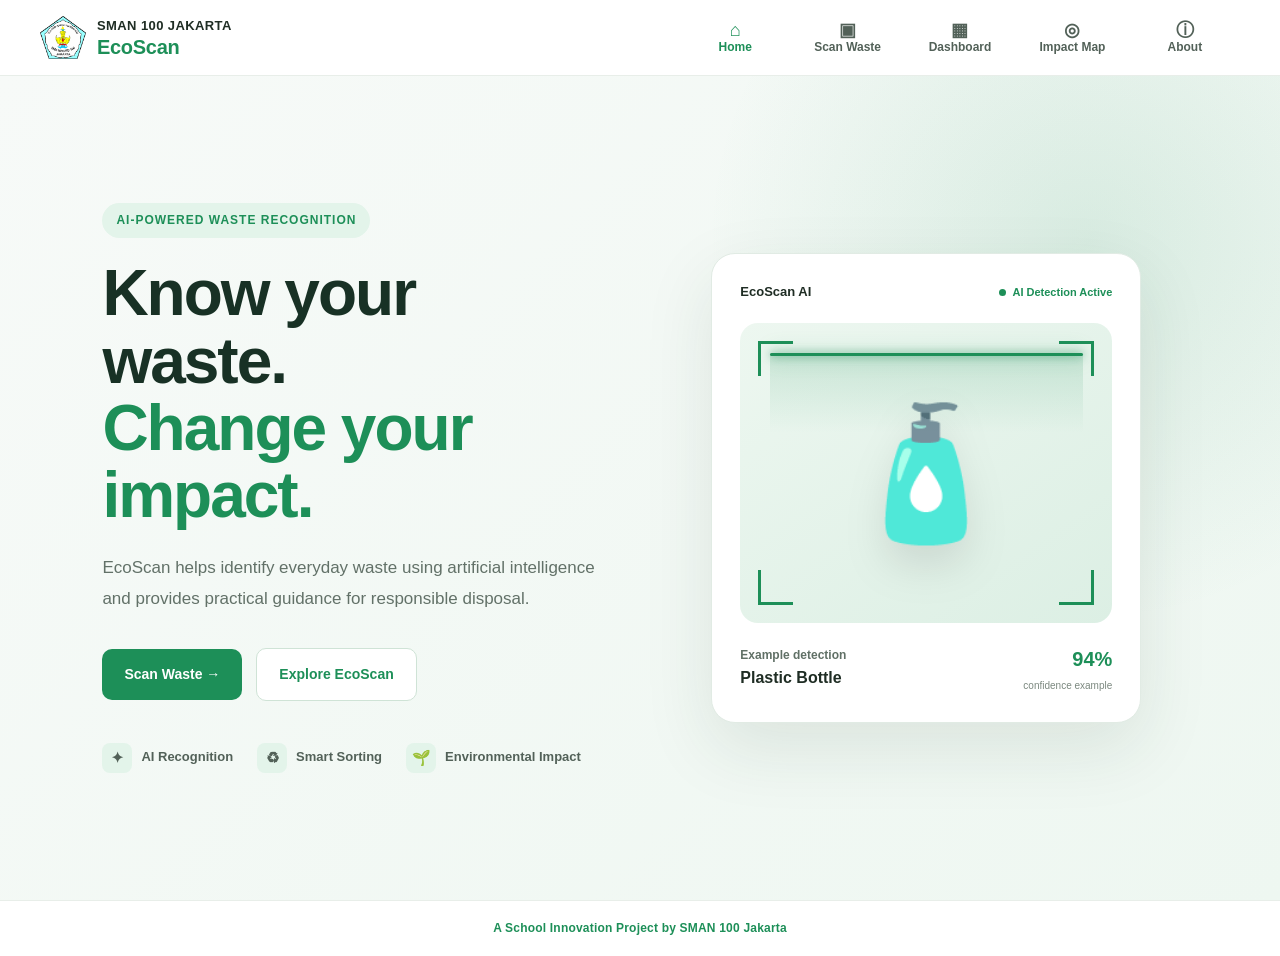
<file: index.html>
<!DOCTYPE html>
<html lang="en">

<head>

    <meta charset="UTF-8">

    <meta
        name="viewport"
        content="width=device-width, initial-scale=1.0"
    >

    <meta
        name="description"
        content="EcoScan is an AI-powered waste identification project by SMAN 100 Jakarta."
    >

    <link
        rel="icon"
        type="image/png"
        href="images/sman100-logo.png"
    >

    <link
        rel="stylesheet"
        href="css/style.css?v=20260929-nav-global"
    >

    <title>
        EcoScan — SMAN 100 Jakarta
    </title>

</head>


<body>


    <!-- =====================================================
         NAVBAR
    ====================================================== -->

    <nav>

        <a
            href="index.html"
            class="brand"
        >

            <img
                src="images/sman100-logo.png"
                alt="SMAN 100 Jakarta Logo"
                class="school-logo"
                onerror="this.style.visibility='hidden';"
            >

            <div class="brand-text">

                <div class="school-name">
                    SMAN 100 JAKARTA
                </div>

                <div class="eco-name">
                    EcoScan
                </div>

            </div>

        </a>


        <ul class="nav-links">

            <li>
                <a
                    href="index.html"
                    class="active"
                >
                    Home
                </a>
            </li>

            <li>
                <a href="scan.html">
                    Scan Waste
                </a>
            </li>

            <li>
                <a href="dashboard.html">
                    Dashboard
                </a>
            </li>

            <li>
                <a href="map.html">
                    Impact Map
                </a>
            </li>

            <li>
                <a href="about.html">
                    About
                </a>
            </li>

        </ul>

    </nav>


    <!-- =====================================================
         MAIN
    ====================================================== -->

    <main>


        <!-- =================================================
             HERO
        ================================================== -->

        <section class="hero">

            <div class="hero-container">


                <!-- LEFT SIDE -->

                <div class="hero-content">


                    <div class="hero-badge">
                        AI-POWERED WASTE RECOGNITION
                    </div>


                    <h1>
                        Know your waste.
                        <br>
                        <span>
                            Change your impact.
                        </span>
                    </h1>


                    <p class="hero-description">
                        EcoScan helps identify everyday waste
                        using artificial intelligence and provides
                        practical guidance for responsible disposal.
                    </p>


                    <div class="hero-buttons">

                        <a
                            href="scan.html"
                            class="primary-button"
                        >
                            Scan Waste →
                        </a>

                        <a
                            href="about.html"
                            class="secondary-button"
                        >
                            Explore EcoScan
                        </a>

                    </div>


                    <div class="hero-features">


                        <div class="hero-feature">

                            <div class="hero-feature-icon">
                                ✦
                            </div>

                            <span>
                                AI Recognition
                            </span>

                        </div>


                        <div class="hero-feature">

                            <div class="hero-feature-icon">
                                ♻
                            </div>

                            <span>
                                Smart Sorting
                            </span>

                        </div>


                        <div class="hero-feature">

                            <div class="hero-feature-icon">
                                🌱
                            </div>

                            <span>
                                Environmental Impact
                            </span>

                        </div>


                    </div>

                </div>


                <!-- =================================================
                     RIGHT SCANNER
                ================================================== -->

                <div class="hero-visual">

                    <div class="scanner-card">


                        <div class="scanner-top">

                            <div class="scanner-title">
                                EcoScan AI
                            </div>

                            <div class="scanner-status">

                                <span class="status-dot"></span>

                                AI Detection Active

                            </div>

                        </div>


                        <div class="scanner-image">


                            <!-- SCANNING CORNERS -->

                            <div
                                class="scan-corner top-left"
                            ></div>

                            <div
                                class="scan-corner top-right"
                            ></div>

                            <div
                                class="scan-corner bottom-left"
                            ></div>

                            <div
                                class="scan-corner bottom-right"
                            ></div>


                            <!-- ANIMATED SCAN LINE -->

                            <div class="scan-line"></div>


                            <!-- GLOW EFFECT -->

                            <div class="scan-glow"></div>


                            <!-- OBJECT -->

                            <div class="scanner-object">
                                🧴
                            </div>


                        </div>


                        <div class="scanner-result">


                            <div>

                                <div class="scanner-label">
                                    Example detection
                                </div>

                                <div class="scanner-value">
                                    Plastic Bottle
                                </div>

                            </div>


                            <div class="confidence">

                                <div class="confidence-value">
                                    94%
                                </div>

                                <div class="confidence-label">
                                    confidence example
                                </div>

                            </div>


                        </div>


                    </div>

                </div>


            </div>

        </section>


        <!-- =================================================
             SCHOOL PROJECT
        ================================================== -->

        <div class="school-project">

            A School Innovation Project by
            SMAN 100 Jakarta

        </div>


    </main>


</body>

</html>
</file>
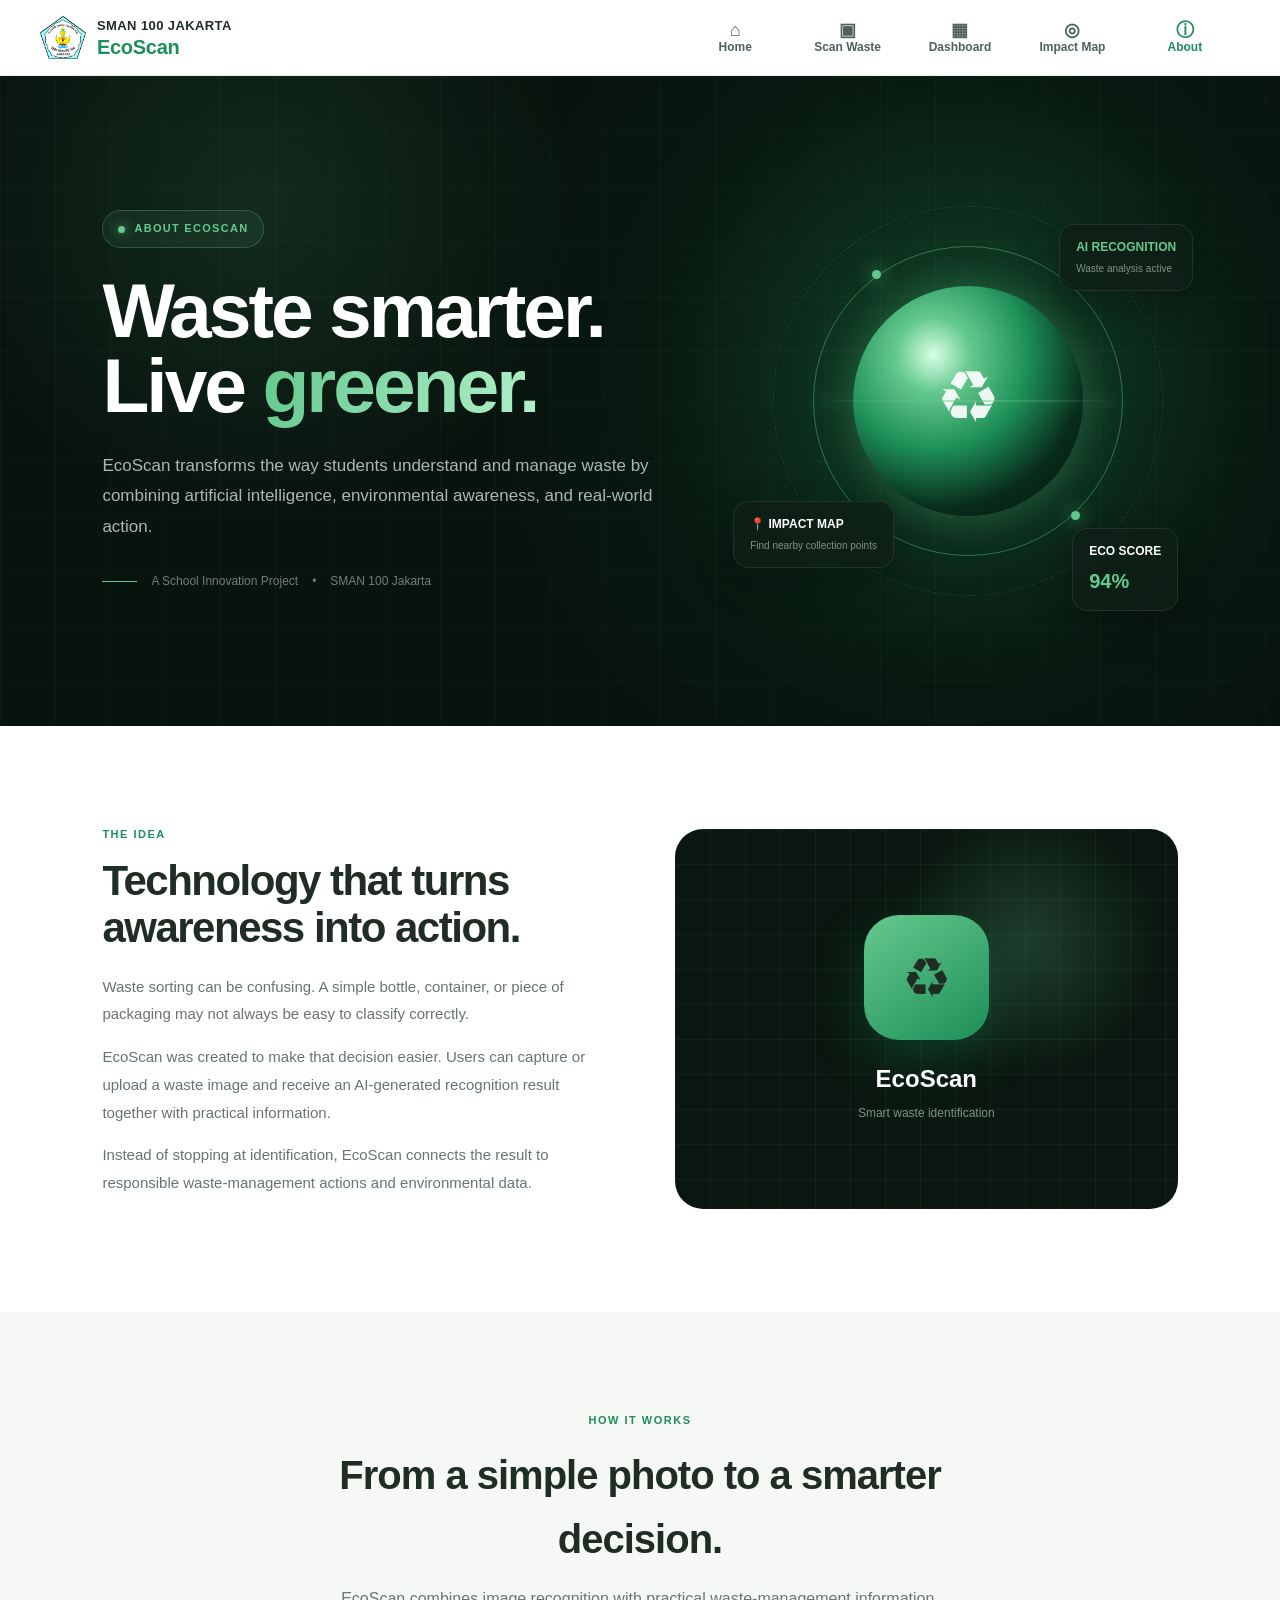
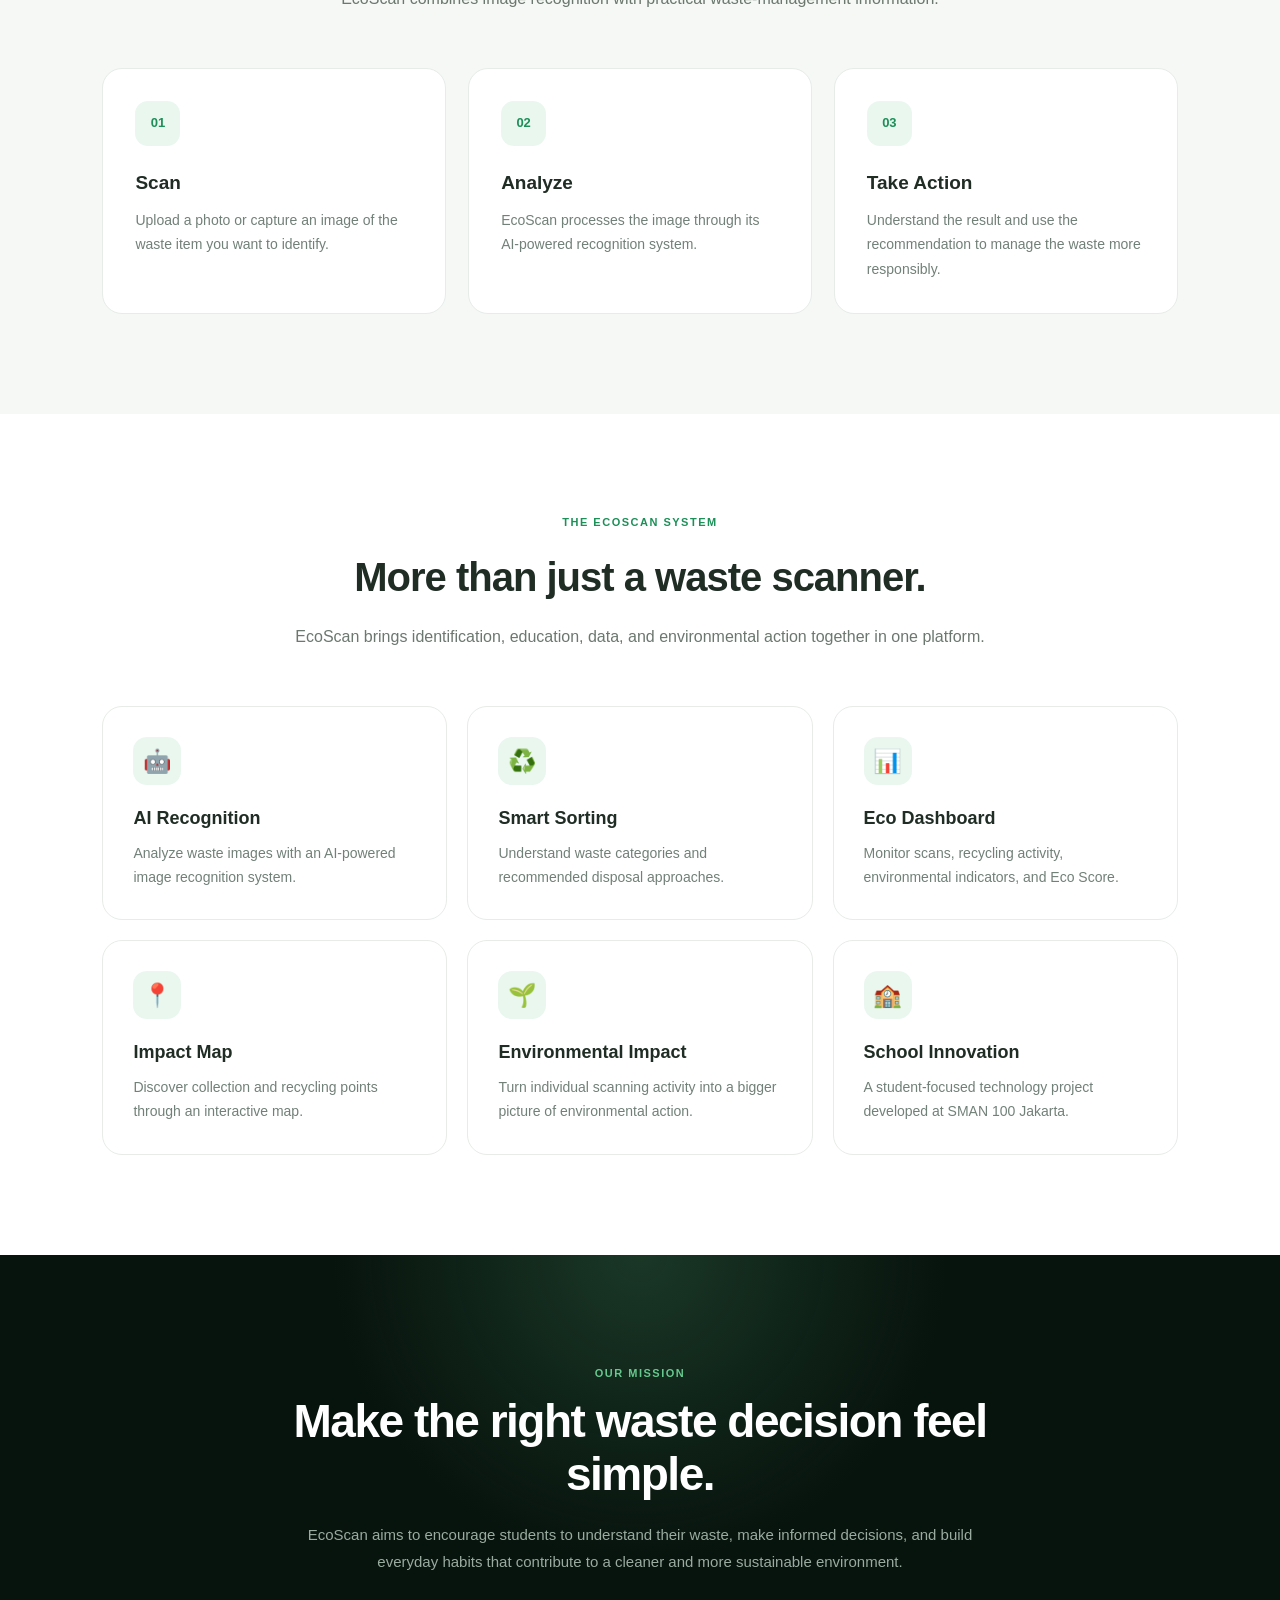
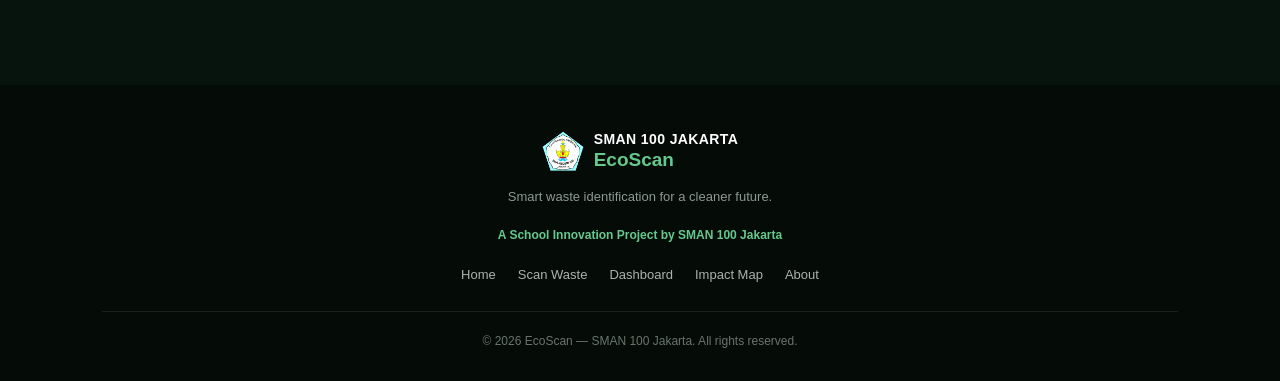
<file: about.html>
<!DOCTYPE html>
<html lang="en">

<head>

    <meta charset="UTF-8">

    <meta
        name="viewport"
        content="width=device-width, initial-scale=1.0"
    >

    <title>About — EcoScan</title>

    <link
        rel="icon"
        type="image/png"
        href="images/sman100-logo.png"
    >

    <!-- GLOBAL STYLE -->
    <link
        rel="stylesheet"
        href="css/style.css?v=20260929-nav-global"
    >

    <style>

        /* =====================================================
           ABOUT PAGE
           ===================================================== */

        .about-page {
            background: #f5f8f5;
            color: #1f2d24;
        }


        /* =====================================================
           HERO
           ===================================================== */

        .about-hero {
            position: relative;
            min-height: 650px;
            overflow: hidden;
            background:
                radial-gradient(
                    circle at 75% 45%,
                    rgba(54, 194, 117, 0.18),
                    transparent 30%
                ),
                radial-gradient(
                    circle at 20% 20%,
                    rgba(109, 214, 151, 0.12),
                    transparent 28%
                ),
                #07130d;
            display: flex;
            align-items: center;
            padding: 90px 8%;
        }


        /* Decorative grid */

        .about-hero::before {
            content: "";
            position: absolute;
            inset: 0;
            background-image:
                linear-gradient(
                    rgba(255,255,255,0.025) 1px,
                    transparent 1px
                ),
                linear-gradient(
                    90deg,
                    rgba(255,255,255,0.025) 1px,
                    transparent 1px
                );
            background-size: 55px 55px;
            pointer-events: none;
        }


        .hero-glow {
            position: absolute;
            width: 520px;
            height: 520px;
            border-radius: 50%;
            background: #2fc978;
            filter: blur(150px);
            opacity: 0.12;
            right: 5%;
            top: 5%;
        }


        .about-hero-content {
            position: relative;
            z-index: 5;
            width: 52%;
            max-width: 650px;
        }


        .about-badge {
            display: inline-flex;
            align-items: center;
            gap: 9px;
            padding: 9px 15px;
            border: 1px solid
                rgba(101, 201, 142, 0.28);
            border-radius: 50px;
            background:
                rgba(101, 201, 142, 0.08);
            color: #65c98e;
            font-size: 11px;
            font-weight: 800;
            letter-spacing: 1.3px;
            margin-bottom: 25px;
        }


        .badge-dot {
            width: 7px;
            height: 7px;
            border-radius: 50%;
            background: #65c98e;
            box-shadow:
                0 0 12px #65c98e;
        }


        .about-hero h1 {
            font-size: clamp(
                48px,
                6vw,
                82px
            );
            line-height: 0.98;
            letter-spacing: -3px;
            color: #ffffff;
            margin-bottom: 27px;
        }


        .about-hero h1 span {
            background:
                linear-gradient(
                    100deg,
                    #65c98e,
                    #b0f0c9
                );
            -webkit-background-clip: text;
            background-clip: text;
            color: transparent;
        }


        .about-hero-description {
            max-width: 570px;
            color: #aab9b0;
            font-size: 17px;
            line-height: 1.8;
            margin-bottom: 30px;
        }


        .hero-meta {
            display: flex;
            align-items: center;
            gap: 14px;
            color: #718179;
            font-size: 12px;
        }


        .hero-meta-line {
            width: 35px;
            height: 1px;
            background: #65c98e;
        }


        /* =====================================================
           HERO AI VISUAL
           ===================================================== */

        .about-hero-visual {
            position: absolute;
            right: 6%;
            top: 50%;
            transform: translateY(-50%);
            width: 470px;
            height: 470px;
            z-index: 3;
        }


        .orb {
            position: absolute;
            width: 230px;
            height: 230px;
            border-radius: 50%;
            left: 50%;
            top: 50%;
            transform:
                translate(-50%, -50%);
            background:
                radial-gradient(
                    circle at 35% 30%,
                    #d8ffe6 0%,
                    #65c98e 17%,
                    #1d8f58 43%,
                    #082c1b 70%,
                    #04130b 100%
                );
            box-shadow:
                0 0 40px
                    rgba(101, 201, 142, 0.28),
                0 0 100px
                    rgba(45, 201, 120, 0.12);
            animation:
                orbFloat 5s ease-in-out infinite;
        }


        .orb::after {
            content: "♻";
            position: absolute;
            left: 50%;
            top: 50%;
            transform:
                translate(-50%, -53%);
            font-size: 72px;
            color: rgba(255,255,255,0.92);
            font-weight: 300;
        }


        .scan-ring {
            position: absolute;
            width: 310px;
            height: 310px;
            left: 50%;
            top: 50%;
            transform:
                translate(-50%, -50%);
            border: 1px solid
                rgba(101, 201, 142, 0.45);
            border-radius: 50%;
            animation:
                rotateRing 12s linear infinite;
        }


        .scan-ring::before,
        .scan-ring::after {
            content: "";
            position: absolute;
            width: 9px;
            height: 9px;
            border-radius: 50%;
            background: #65c98e;
            box-shadow:
                0 0 18px #65c98e;
        }


        .scan-ring::before {
            top: 23px;
            left: 58px;
        }


        .scan-ring::after {
            bottom: 35px;
            right: 42px;
        }


        .scan-ring-two {
            position: absolute;
            width: 390px;
            height: 390px;
            left: 50%;
            top: 50%;
            transform:
                translate(-50%, -50%);
            border: 1px dashed
                rgba(101, 201, 142, 0.16);
            border-radius: 50%;
            animation:
                rotateRingReverse 18s linear infinite;
        }


        .scan-line {
            position: absolute;
            width: 310px;
            height: 1px;
            left: 50%;
            top: 50%;
            transform:
                translate(-50%, -50%);
            background:
                linear-gradient(
                    90deg,
                    transparent,
                    #65c98e,
                    transparent
                );
            box-shadow:
                0 0 15px
                rgba(101, 201, 142, 0.7);
            animation:
                scanMove 3.5s ease-in-out infinite;
        }


        /* =====================================================
           FLOATING INFO CARDS
           ===================================================== */

        .floating-card {
            position: absolute;
            background:
                rgba(15, 31, 23, 0.82);
            border: 1px solid
                rgba(255,255,255,0.09);
            backdrop-filter: blur(15px);
            -webkit-backdrop-filter: blur(15px);
            border-radius: 15px;
            padding: 13px 16px;
            box-shadow:
                0 15px 35px
                rgba(0,0,0,0.25);
        }


        .floating-card-title {
            color: #ffffff;
            font-size: 12px;
            font-weight: 800;
            margin-bottom: 4px;
        }


        .floating-card-text {
            color: #829188;
            font-size: 10px;
        }


        .card-ai {
            top: 58px;
            right: 10px;
            animation:
                cardFloat 4s ease-in-out infinite;
        }


        .card-ai .floating-card-title {
            color: #65c98e;
        }


        .card-location {
            bottom: 68px;
            left: 0;
            animation:
                cardFloat 5s ease-in-out infinite 0.5s;
        }


        .card-location .floating-card-title {
            color: #ffffff;
        }


        .card-score {
            bottom: 25px;
            right: 25px;
            animation:
                cardFloat 4.5s ease-in-out infinite 1s;
        }


        .score-value {
            color: #65c98e;
            font-size: 20px;
            font-weight: 800;
        }


        /* =====================================================
           PROJECT INTRO
           ===================================================== */

        .project-section {
            padding: 100px 8%;
            background: #ffffff;
        }


        .project-container {
            max-width: 1120px;
            margin: auto;
            display: grid;
            grid-template-columns:
                1fr 1fr;
            gap: 70px;
            align-items: center;
        }


        .section-label {
            color: #1d8f58;
            font-size: 11px;
            font-weight: 800;
            letter-spacing: 1.5px;
            margin-bottom: 13px;
        }


        .project-content h2 {
            font-size: 42px;
            line-height: 1.12;
            letter-spacing: -1.5px;
            margin-bottom: 22px;
        }


        .project-content p {
            color: #68756d;
            line-height: 1.85;
            font-size: 15px;
            margin-bottom: 15px;
        }


        .project-visual {
            position: relative;
            min-height: 380px;
            border-radius: 28px;
            overflow: hidden;
            background:
                radial-gradient(
                    circle at 70% 30%,
                    rgba(101,201,142,0.22),
                    transparent 30%
                ),
                #0a1710;
            display: flex;
            align-items: center;
            justify-content: center;
        }


        .visual-grid {
            position: absolute;
            inset: 0;
            background-image:
                linear-gradient(
                    rgba(101,201,142,0.07) 1px,
                    transparent 1px
                ),
                linear-gradient(
                    90deg,
                    rgba(101,201,142,0.07) 1px,
                    transparent 1px
                );
            background-size: 35px 35px;
        }


        .visual-main {
            position: relative;
            z-index: 2;
            text-align: center;
        }


        .visual-main-icon {
            width: 125px;
            height: 125px;
            border-radius: 35px;
            margin: auto auto 20px;
            background:
                linear-gradient(
                    145deg,
                    #65c98e,
                    #1d8f58
                );
            display: flex;
            align-items: center;
            justify-content: center;
            font-size: 55px;
            box-shadow:
                0 20px 50px
                rgba(29,143,88,0.3);
        }


        .visual-main h3 {
            color: #ffffff;
            font-size: 24px;
            margin-bottom: 5px;
        }


        .visual-main p {
            color: #7e9286;
            font-size: 12px;
        }


        /* =====================================================
           HOW IT WORKS
           ===================================================== */

        .how-section {
            padding: 100px 8%;
            background: #f5f8f5;
        }


        .section-heading {
            max-width: 700px;
            margin:
                0 auto 55px;
            text-align: center;
        }


        .section-heading h2 {
            font-size: 40px;
            letter-spacing: -1px;
            margin-bottom: 14px;
        }


        .section-heading p {
            color: #6b776f;
            line-height: 1.75;
        }


        .steps-grid {
            max-width: 1120px;
            margin: auto;
            display: grid;
            grid-template-columns:
                repeat(3, 1fr);
            gap: 22px;
        }


        .step-card {
            position: relative;
            background: #ffffff;
            padding: 32px;
            border-radius: 20px;
            border: 1px solid #e7ece8;
            transition:
                transform 0.25s ease,
                box-shadow 0.25s ease;
        }


        .step-card:hover {
            transform: translateY(-7px);
            box-shadow:
                0 20px 45px
                rgba(30,60,40,0.08);
        }


        .step-number {
            width: 45px;
            height: 45px;
            border-radius: 13px;
            background: #e9f7ef;
            color: #1d8f58;
            display: flex;
            align-items: center;
            justify-content: center;
            font-size: 13px;
            font-weight: 800;
            margin-bottom: 22px;
        }


        .step-card h3 {
            font-size: 19px;
            margin-bottom: 10px;
        }


        .step-card p {
            color: #718078;
            font-size: 14px;
            line-height: 1.75;
        }


        /* =====================================================
           FEATURES
           ===================================================== */

        .features-section {
            padding: 100px 8%;
            background: #ffffff;
        }


        .features-grid {
            max-width: 1120px;
            margin: auto;
            display: grid;
            grid-template-columns:
                repeat(3, 1fr);
            gap: 20px;
        }


        .feature-card {
            padding: 30px;
            border: 1px solid #e7ece8;
            border-radius: 20px;
            transition:
                transform 0.25s ease,
                border-color 0.25s ease;
        }


        .feature-card:hover {
            transform: translateY(-5px);
            border-color: #bde5cc;
        }


        .feature-icon {
            width: 48px;
            height: 48px;
            border-radius: 14px;
            background: #e9f7ef;
            display: flex;
            align-items: center;
            justify-content: center;
            font-size: 23px;
            margin-bottom: 19px;
        }


        .feature-card h3 {
            font-size: 18px;
            margin-bottom: 9px;
        }


        .feature-card p {
            color: #718078;
            font-size: 14px;
            line-height: 1.7;
        }


        /* =====================================================
           MISSION
           ===================================================== */

        .mission-section {
            position: relative;
            overflow: hidden;
            padding: 110px 8%;
            text-align: center;
            background:
                radial-gradient(
                    circle at 50% 0%,
                    rgba(101,201,142,0.2),
                    transparent 40%
                ),
                #07130d;
        }


        .mission-section .section-label {
            color: #65c98e;
        }


        .mission-section h2 {
            position: relative;
            max-width: 800px;
            margin: 0 auto 20px;
            color: #ffffff;
            font-size: 46px;
            line-height: 1.15;
            letter-spacing: -1.5px;
        }


        .mission-section p {
            position: relative;
            max-width: 700px;
            margin: auto;
            color: #9aaba0;
            line-height: 1.8;
            font-size: 15px;
        }


        /* =====================================================
           FOOTER
           ===================================================== */

        .about-footer {
            background: #050c08;
            color: #ffffff;
            padding: 45px 8% 30px;
            text-align: center;
        }


        .footer-logo {
            display: flex;
            align-items: center;
            justify-content: center;
            gap: 10px;
            margin-bottom: 15px;
        }


        .footer-school-logo {
            width: 42px;
            height: 42px;
            object-fit: contain;
        }


        .footer-logo div {
            display: flex;
            flex-direction: column;
            text-align: left;
            line-height: 1.1;
        }


        .footer-logo strong {
            font-size: 14px;
            color: #ffffff;
            font-weight: 800;
            letter-spacing: 0.4px;
        }


        .footer-logo span {
            font-size: 19px;
            font-weight: 800;
            color: #65c98e;
            margin-top: 3px;
        }


        .footer-description {
            color: #8c9a92;
            font-size: 13px;
            margin-bottom: 18px;
        }


        .footer-project {
            color: #65c98e;
            font-size: 12px;
            font-weight: 600;
            margin-bottom: 20px;
        }


        .footer-links {
            display: flex;
            justify-content: center;
            gap: 22px;
            margin-bottom: 25px;
        }


        .footer-links a {
            color: #a9b4ad;
            text-decoration: none;
            font-size: 13px;
        }


        .footer-links a:hover {
            color: #65c98e;
        }


        .footer-copy {
            padding-top: 20px;
            border-top: 1px solid
                rgba(255,255,255,0.08);
            color: #68756d;
            font-size: 12px;
        }


        /* =====================================================
           ANIMATIONS
           ===================================================== */

        @keyframes orbFloat {

            0%,
            100% {
                transform:
                    translate(-50%, -50%)
                    scale(1);
            }

            50% {
                transform:
                    translate(-50%, -54%)
                    scale(1.04);
            }

        }


        @keyframes rotateRing {

            from {
                transform:
                    translate(-50%, -50%)
                    rotate(0deg);
            }

            to {
                transform:
                    translate(-50%, -50%)
                    rotate(360deg);
            }

        }


        @keyframes rotateRingReverse {

            from {
                transform:
                    translate(-50%, -50%)
                    rotate(360deg);
            }

            to {
                transform:
                    translate(-50%, -50%)
                    rotate(0deg);
            }

        }


        @keyframes scanMove {

            0%,
            100% {
                transform:
                    translate(-50%, -95px);
                opacity: 0.15;
            }

            50% {
                transform:
                    translate(-50%, 95px);
                opacity: 1;
            }

        }


        @keyframes cardFloat {

            0%,
            100% {
                transform:
                    translateY(0);
            }

            50% {
                transform:
                    translateY(-8px);
            }

        }


        /* =====================================================
           RESPONSIVE
           ===================================================== */

        @media (max-width: 1050px) {

            .about-hero-visual {
                right: -50px;
                opacity: 0.65;
            }

            .about-hero-content {
                width: 65%;
            }

        }


        @media (max-width: 850px) {

            .about-hero {
                min-height: auto;
                flex-direction: column;
                align-items: stretch;
                padding:
                    80px 6%;
            }

            .about-hero-content {
                width: 100%;
                max-width: 650px;
            }

            .about-hero-visual {
                position: relative;
                right: auto;
                top: auto;
                transform: none;
                width: 100%;
                max-width: 430px;
                height: 430px;
                margin:
                    55px auto 0;
                opacity: 1;
            }

            .project-container {
                grid-template-columns: 1fr;
            }

            .steps-grid,
            .features-grid {
                grid-template-columns: 1fr;
            }

        }


        @media (max-width: 600px) {

            .about-hero {
                padding:
                    65px 5%;
            }

            .about-hero h1 {
                font-size: 48px;
                letter-spacing: -2px;
            }

            .about-hero-description {
                font-size: 15px;
            }

            .about-hero-visual {
                height: 340px;
                transform: none;
                margin: 32px auto 0;
            }

            .project-section,
            .how-section,
            .features-section,
            .mission-section {
                padding:
                    70px 5%;
            }

            .project-content h2,
            .section-heading h2 {
                font-size: 31px;
            }

            .mission-section h2 {
                font-size: 34px;
            }

            .footer-links {
                flex-wrap: wrap;
                gap: 15px;
            }

        }

    </style>

</head>


<body>


    <!-- =====================================================
         NAVIGATION
         ===================================================== -->

    <nav>

        <a
            href="index.html"
            class="brand"
        >

            <img
                src="images/sman100-logo.png"
                alt="SMAN 100 Jakarta Logo"
                class="school-logo"
                onerror="this.style.visibility='hidden';"
            >

            <div class="brand-text">

                <div class="school-name">
                    SMAN 100 JAKARTA
                </div>

                <div class="eco-name">
                    EcoScan
                </div>

            </div>

        </a>


        <ul class="nav-links">

            <li>
                <a href="index.html">
                    Home
                </a>
            </li>

            <li>
                <a href="scan.html">
                    Scan Waste
                </a>
            </li>

            <li>
                <a href="dashboard.html">
                    Dashboard
                </a>
            </li>

            <li>
                <a href="map.html">
                    Impact Map
                </a>
            </li>

            <li>
                <a
                    href="about.html"
                    class="active"
                >
                    About
                </a>
            </li>

        </ul>

    </nav>



    <!-- =====================================================
         MAIN
         ===================================================== -->

    <main class="about-page">


        <!-- =================================================
             HERO
             ================================================= -->

        <section class="about-hero">

            <div class="hero-glow"></div>


            <div class="about-hero-content">

                <div class="about-badge">

                    <span class="badge-dot"></span>

                    ABOUT ECOSCAN

                </div>


                <h1>

                    Waste smarter.
                    <br>

                    Live <span>greener.</span>

                </h1>


                <p class="about-hero-description">

                    EcoScan transforms the way students
                    understand and manage waste by combining
                    artificial intelligence, environmental
                    awareness, and real-world action.

                </p>


                <div class="hero-meta">

                    <span class="hero-meta-line"></span>

                    A School Innovation Project

                    <span>•</span>

                    SMAN 100 Jakarta

                </div>

            </div>



            <!-- =============================================
                 AI VISUAL
                 ============================================= -->

            <div class="about-hero-visual">

                <div class="scan-ring-two"></div>

                <div class="scan-ring"></div>

                <div class="scan-line"></div>

                <div class="orb"></div>


                <!-- AI CARD -->

                <div class="floating-card card-ai">

                    <div class="floating-card-title">
                        AI RECOGNITION
                    </div>

                    <div class="floating-card-text">
                        Waste analysis active
                    </div>

                </div>


                <!-- LOCATION CARD -->

                <div class="floating-card card-location">

                    <div class="floating-card-title">
                        📍 IMPACT MAP
                    </div>

                    <div class="floating-card-text">
                        Find nearby collection points
                    </div>

                </div>


                <!-- SCORE CARD -->

                <div class="floating-card card-score">

                    <div class="floating-card-title">
                        ECO SCORE
                    </div>

                    <div class="score-value">
                        94%
                    </div>

                </div>

            </div>

        </section>



        <!-- =================================================
             PROJECT
             ================================================= -->

        <section class="project-section">

            <div class="project-container">


                <div class="project-content">

                    <div class="section-label">
                        THE IDEA
                    </div>

                    <h2>
                        Technology that turns awareness into action.
                    </h2>


                    <p>
                        Waste sorting can be confusing.
                        A simple bottle, container, or piece
                        of packaging may not always be easy
                        to classify correctly.
                    </p>


                    <p>
                        EcoScan was created to make that
                        decision easier. Users can capture
                        or upload a waste image and receive
                        an AI-generated recognition result
                        together with practical information.
                    </p>


                    <p>
                        Instead of stopping at identification,
                        EcoScan connects the result to
                        responsible waste-management actions
                        and environmental data.
                    </p>

                </div>



                <div class="project-visual">

                    <div class="visual-grid"></div>


                    <div class="visual-main">

                        <div class="visual-main-icon">
                            ♻
                        </div>

                        <h3>
                            EcoScan
                        </h3>

                        <p>
                            Smart waste identification
                        </p>

                    </div>

                </div>


            </div>

        </section>



        <!-- =================================================
             HOW IT WORKS
             ================================================= -->

        <section class="how-section">

            <div class="section-heading">

                <div class="section-label">
                    HOW IT WORKS
                </div>

                <h2>
                    From a simple photo to a smarter decision.
                </h2>

                <p>
                    EcoScan combines image recognition with
                    practical waste-management information.
                </p>

            </div>



            <div class="steps-grid">


                <div class="step-card">

                    <div class="step-number">
                        01
                    </div>

                    <h3>
                        Scan
                    </h3>

                    <p>
                        Upload a photo or capture an image
                        of the waste item you want to identify.
                    </p>

                </div>



                <div class="step-card">

                    <div class="step-number">
                        02
                    </div>

                    <h3>
                        Analyze
                    </h3>

                    <p>
                        EcoScan processes the image through
                        its AI-powered recognition system.
                    </p>

                </div>



                <div class="step-card">

                    <div class="step-number">
                        03
                    </div>

                    <h3>
                        Take Action
                    </h3>

                    <p>
                        Understand the result and use the
                        recommendation to manage the waste
                        more responsibly.
                    </p>

                </div>


            </div>

        </section>



        <!-- =================================================
             FEATURES
             ================================================= -->

        <section class="features-section">

            <div class="section-heading">

                <div class="section-label">
                    THE ECOSCAN SYSTEM
                </div>

                <h2>
                    More than just a waste scanner.
                </h2>

                <p>
                    EcoScan brings identification,
                    education, data, and environmental
                    action together in one platform.
                </p>

            </div>



            <div class="features-grid">


                <div class="feature-card">

                    <div class="feature-icon">
                        🤖
                    </div>

                    <h3>
                        AI Recognition
                    </h3>

                    <p>
                        Analyze waste images with an
                        AI-powered image recognition system.
                    </p>

                </div>



                <div class="feature-card">

                    <div class="feature-icon">
                        ♻️
                    </div>

                    <h3>
                        Smart Sorting
                    </h3>

                    <p>
                        Understand waste categories and
                        recommended disposal approaches.
                    </p>

                </div>



                <div class="feature-card">

                    <div class="feature-icon">
                        📊
                    </div>

                    <h3>
                        Eco Dashboard
                    </h3>

                    <p>
                        Monitor scans, recycling activity,
                        environmental indicators, and Eco Score.
                    </p>

                </div>



                <div class="feature-card">

                    <div class="feature-icon">
                        📍
                    </div>

                    <h3>
                        Impact Map
                    </h3>

                    <p>
                        Discover collection and recycling
                        points through an interactive map.
                    </p>

                </div>



                <div class="feature-card">

                    <div class="feature-icon">
                        🌱
                    </div>

                    <h3>
                        Environmental Impact
                    </h3>

                    <p>
                        Turn individual scanning activity
                        into a bigger picture of environmental action.
                    </p>

                </div>



                <div class="feature-card">

                    <div class="feature-icon">
                        🏫
                    </div>

                    <h3>
                        School Innovation
                    </h3>

                    <p>
                        A student-focused technology project
                        developed at SMAN 100 Jakarta.
                    </p>

                </div>


            </div>

        </section>



        <!-- =================================================
             MISSION
             ================================================= -->

        <section class="mission-section">

            <div class="section-label">
                OUR MISSION
            </div>


            <h2>
                Make the right waste decision
                feel simple.
            </h2>


            <p>
                EcoScan aims to encourage students to
                understand their waste, make informed
                decisions, and build everyday habits that
                contribute to a cleaner and more sustainable
                environment.
            </p>

        </section>


    </main>



    <!-- =====================================================
         FOOTER
         ===================================================== -->

    <footer class="about-footer">


        <div class="footer-logo">

            <img
                src="images/sman100-logo.png"
                alt="SMAN 100 Jakarta Logo"
                class="footer-school-logo"
                onerror="this.style.visibility='hidden';"
            >

            <div>

                <strong>
                    SMAN 100 JAKARTA
                </strong>

                <span>
                    EcoScan
                </span>

            </div>

        </div>


        <p class="footer-description">
            Smart waste identification for a cleaner future.
        </p>


        <p class="footer-project">
            A School Innovation Project by SMAN 100 Jakarta
        </p>


        <div class="footer-links">

            <a href="index.html">
                Home
            </a>

            <a href="scan.html">
                Scan Waste
            </a>

            <a href="dashboard.html">
                Dashboard
            </a>

            <a href="map.html">
                Impact Map
            </a>

            <a href="about.html">
                About
            </a>

        </div>


        <div class="footer-copy">

            ©
            <span id="currentYear"></span>
            EcoScan — SMAN 100 Jakarta.
            All rights reserved.

        </div>


    </footer>



    <!-- =====================================================
         SCRIPT
         ===================================================== -->

    <script>

        document.getElementById(
            "currentYear"
        ).textContent =
            new Date().getFullYear();

    </script>


</body>

</html>
</file>
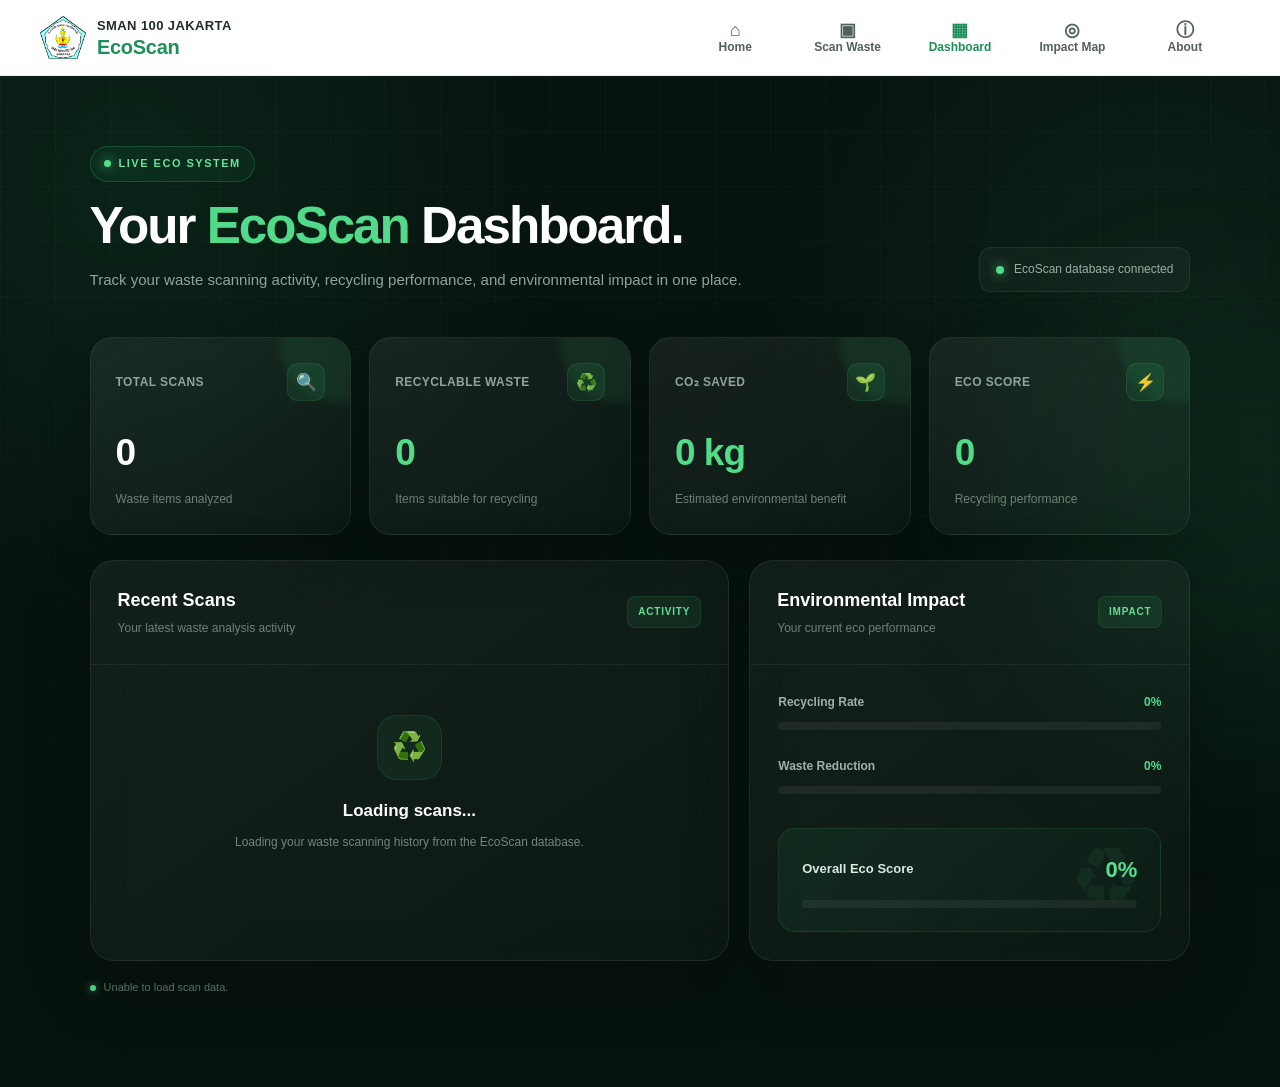
<file: dashboard.html>
<!DOCTYPE html>
<html lang="en">

<head>

    <meta charset="UTF-8">

    <meta
        name="viewport"
        content="width=device-width, initial-scale=1.0"
    >

    <title>Dashboard — EcoScan</title>

    <link
        rel="icon"
        type="image/png"
        href="images/sman100-logo.png"
    >

    <link
        rel="stylesheet"
        href="css/style.css?v=20260929-nav-global"
    >

    <style>

        /* =====================================================
           DASHBOARD
           ===================================================== */

        .dashboard-page {

            min-height: 100vh;

            position: relative;

            overflow: hidden;

            background:
                radial-gradient(
                    circle at 10% 10%,
                    rgba(29,143,88,.13),
                    transparent 30%
                ),
                radial-gradient(
                    circle at 90% 20%,
                    rgba(67,190,120,.08),
                    transparent 28%
                ),
                #07130e;

            padding:
                70px 7%
                90px;

        }


        /* =====================================================
           BACKGROUND GRID
           ===================================================== */

        .dashboard-page::before {

            content: "";

            position: absolute;

            inset: 0;

            background-image:
                linear-gradient(
                    rgba(255,255,255,.025) 1px,
                    transparent 1px
                ),
                linear-gradient(
                    90deg,
                    rgba(255,255,255,.025) 1px,
                    transparent 1px
                );

            background-size: 55px 55px;

            mask-image:
                linear-gradient(
                    to bottom,
                    black,
                    transparent 90%
                );

            pointer-events: none;

        }


        /* =====================================================
           AMBIENT GLOW
           ===================================================== */

        .dashboard-page::after {

            content: "";

            position: absolute;

            width: 420px;
            height: 420px;

            right: -180px;
            top: 250px;

            border-radius: 50%;

            background:
                rgba(29,143,88,.10);

            filter: blur(80px);

            pointer-events: none;

        }


        .dashboard-inner {

            position: relative;

            z-index: 2;

            max-width: 1450px;

            margin: auto;

        }


        /* =====================================================
           HEADER
           ===================================================== */

        .dashboard-header {

            display: flex;

            justify-content: space-between;

            align-items: flex-end;

            gap: 30px;

            margin-bottom: 45px;

        }


        .dashboard-title-wrap {

            max-width: 700px;

        }


        .dashboard-badge {

            display: inline-flex;

            align-items: center;

            gap: 8px;

            padding:
                8px 13px;

            border:
                1px solid
                rgba(70,220,130,.20);

            background:
                rgba(29,143,88,.10);

            border-radius: 999px;

            color:
                #67e39a;

            font-size: 11px;

            font-weight: 800;

            letter-spacing: 1.5px;

            margin-bottom: 18px;

        }


        .dashboard-badge-dot {

            width: 7px;
            height: 7px;

            border-radius: 50%;

            background: #52df8a;

            box-shadow:
                0 0 12px
                rgba(82,223,138,.9);

            animation:
                dashboardPulse
                2s infinite;

        }


        @keyframes dashboardPulse {

            0%,100% {
                opacity: 1;
                transform: scale(1);
            }

            50% {
                opacity: .45;
                transform: scale(.75);
            }

        }


        .dashboard-header h1 {

            margin: 0;

            color: #ffffff;

            font-size:
                clamp(34px, 4vw, 58px);

            line-height: 1.02;

            letter-spacing:
                -2px;

        }


        .dashboard-header h1 span {

            color: #52d98a;

        }


        .dashboard-header p {

            margin:
                15px 0 0;

            color:
                #91a49a;

            font-size: 15px;

            line-height: 1.7;

        }


        .database-status {

            display: flex;

            align-items: center;

            gap: 10px;

            padding:
                12px 16px;

            border-radius: 12px;

            border:
                1px solid
                rgba(255,255,255,.07);

            background:
                rgba(255,255,255,.035);

            color:
                #9eaea5;

            font-size: 12px;

            white-space: nowrap;

            backdrop-filter:
                blur(14px);

        }


        .database-status-dot {

            width: 8px;
            height: 8px;

            border-radius: 50%;

            background:
                #53db8b;

            box-shadow:
                0 0 12px
                rgba(83,219,139,.8);

        }


        /* =====================================================
           STATISTICS
           ===================================================== */

        .stats-grid {

            display: grid;

            grid-template-columns:
                repeat(4, 1fr);

            gap: 18px;

            margin-bottom: 25px;

        }


        .stat-card {

            position: relative;

            overflow: hidden;

            padding: 25px;

            min-height: 165px;

            border-radius: 22px;

            border:
                1px solid
                rgba(255,255,255,.075);

            background:
                linear-gradient(
                    145deg,
                    rgba(255,255,255,.065),
                    rgba(255,255,255,.025)
                );

            box-shadow:
                0 20px 50px
                rgba(0,0,0,.18);

            backdrop-filter:
                blur(18px);

            transition:
                transform .3s ease,
                border-color .3s ease,
                box-shadow .3s ease;

        }


        .stat-card:hover {

            transform:
                translateY(-5px);

            border-color:
                rgba(76,218,135,.25);

            box-shadow:
                0 25px 65px
                rgba(0,0,0,.28),
                0 0 35px
                rgba(29,143,88,.08);

        }


        .stat-card::before {

            content: "";

            position: absolute;

            width: 120px;
            height: 120px;

            right: -50px;
            top: -55px;

            border-radius: 50%;

            background:
                rgba(57,206,119,.09);

            filter:
                blur(4px);

        }


        .stat-top {

            display: flex;

            justify-content:
                space-between;

            align-items:
                center;

            margin-bottom: 22px;

        }


        .stat-card h3 {

            margin: 0;

            color:
                #91a39a;

            font-size: 12px;

            font-weight: 700;

            letter-spacing:
                .4px;

            text-transform:
                uppercase;

        }


        .stat-icon {

            width: 38px;
            height: 38px;

            display: flex;

            align-items:
                center;

            justify-content:
                center;

            border-radius: 11px;

            background:
                rgba(47,191,112,.11);

            border:
                1px solid
                rgba(74,214,132,.12);

            font-size: 17px;

        }


        .stat-value {

            color:
                #ffffff;

            font-size:
                clamp(28px, 3vw, 37px);

            font-weight: 800;

            letter-spacing:
                -1px;

        }


        .stat-value.green {

            color:
                #52dc8a;

        }


        .stat-description {

            margin-top: 7px;

            color:
                #6f8177;

            font-size: 12px;

        }


        /* =====================================================
           MAIN GRID
           ===================================================== */

        .dashboard-grid {

            display: grid;

            grid-template-columns:
                1.45fr 1fr;

            gap: 20px;

        }


        .dashboard-card {

            position: relative;

            overflow: hidden;

            border-radius: 24px;

            border:
                1px solid
                rgba(255,255,255,.075);

            background:
                linear-gradient(
                    145deg,
                    rgba(255,255,255,.055),
                    rgba(255,255,255,.022)
                );

            box-shadow:
                0 25px 70px
                rgba(0,0,0,.20);

            backdrop-filter:
                blur(20px);

        }


        .card-header {

            display: flex;

            justify-content:
                space-between;

            align-items:
                center;

            padding:
                25px 27px;

            border-bottom:
                1px solid
                rgba(255,255,255,.06);

        }


        .card-header-left h2 {

            margin: 0;

            color:
                #ffffff;

            font-size: 18px;

        }


        .card-header-left p {

            margin:
                5px 0 0;

            color:
                #708178;

            font-size: 12px;

        }


        .card-label {

            padding:
                7px 10px;

            border-radius: 8px;

            color:
                #65dc96;

            background:
                rgba(55,205,119,.09);

            border:
                1px solid
                rgba(55,205,119,.12);

            font-size: 10px;

            font-weight: 800;

            letter-spacing:
                .8px;

        }


        /* =====================================================
           SCAN LIST
           ===================================================== */

        #scanList {

            padding:
                5px 27px 18px;

        }


        .scan-item {

            display: flex;

            align-items:
                center;

            justify-content:
                space-between;

            gap: 15px;

            padding:
                18px 0;

            border-bottom:
                1px solid
                rgba(255,255,255,.055);

            transition:
                padding .2s ease;

        }


        .scan-item:last-child {

            border-bottom:
                none;

        }


        .scan-item:hover {

            padding-left: 5px;
            padding-right: 5px;

        }


        .scan-info {

            display: flex;

            align-items:
                center;

            gap: 13px;

            min-width: 0;

        }


        .scan-icon {

            flex-shrink: 0;

            width: 45px;
            height: 45px;

            display: flex;

            align-items:
                center;

            justify-content:
                center;

            border-radius: 13px;

            background:
                linear-gradient(
                    145deg,
                    rgba(45,197,113,.16),
                    rgba(45,197,113,.06)
                );

            border:
                1px solid
                rgba(70,220,135,.12);

            font-size: 19px;

        }


        .scan-name {

            color:
                #e9f1ed;

            font-size: 14px;

            font-weight: 700;

            white-space:
                nowrap;

            overflow:
                hidden;

            text-overflow:
                ellipsis;

            max-width: 300px;

        }


        .scan-date {

            margin-top: 5px;

            color:
                #65766d;

            font-size: 11px;

        }


        .scan-category {

            flex-shrink: 0;

            padding:
                7px 11px;

            border-radius: 999px;

            background:
                rgba(55,205,119,.09);

            border:
                1px solid
                rgba(55,205,119,.10);

            color:
                #58d88e;

            font-size: 10px;

            font-weight: 800;

        }


        /* =====================================================
           EMPTY STATE
           ===================================================== */

        .empty-state {

            text-align:
                center;

            padding:
                45px 20px;

        }


        .empty-icon {

            width: 65px;
            height: 65px;

            margin:
                0 auto 17px;

            display: flex;

            align-items:
                center;

            justify-content:
                center;

            border-radius: 20px;

            background:
                rgba(50,198,114,.08);

            border:
                1px solid
                rgba(50,198,114,.12);

            font-size: 28px;

        }


        .empty-state h3 {

            color:
                #ffffff;

            margin:
                0 0 8px;

            font-size: 17px;

        }


        .empty-state p {

            color:
                #75867d;

            font-size: 12px;

            line-height:
                1.7;

            max-width:
                430px;

            margin:
                0 auto 20px;

        }


        .scan-button {

            display:
                inline-flex;

            align-items:
                center;

            gap: 8px;

            background:
                #1d8f58;

            color:
                #ffffff;

            text-decoration:
                none;

            padding:
                12px 18px;

            border-radius:
                11px;

            font-size:
                12px;

            font-weight:
                800;

            box-shadow:
                0 10px 30px
                rgba(29,143,88,.22);

            transition:
                transform .2s ease,
                box-shadow .2s ease;

        }


        .scan-button:hover {

            transform:
                translateY(-2px);

            box-shadow:
                0 14px 35px
                rgba(29,143,88,.35);

        }


        /* =====================================================
           IMPACT
           ===================================================== */

        .impact-content {

            padding:
                28px;

        }


        .impact-item {

            margin-bottom:
                27px;

        }


        .impact-header {

            display: flex;

            justify-content:
                space-between;

            align-items:
                center;

            margin-bottom:
                10px;

        }


        .impact-title {

            color:
                #a1b0a8;

            font-size:
                12px;

            font-weight:
                700;

        }


        .impact-percent {

            color:
                #55da8b;

            font-size:
                12px;

            font-weight:
                800;

        }


        .progress-container {

            width:
                100%;

            height:
                8px;

            background:
                rgba(255,255,255,.06);

            border-radius:
                999px;

            overflow:
                hidden;

        }


        .progress-bar {

            height:
                100%;

            width:
                0%;

            border-radius:
                999px;

            background:
                linear-gradient(
                    90deg,
                    #1d8f58,
                    #55df8c
                );

            box-shadow:
                0 0 15px
                rgba(60,218,132,.28);

            transition:
                width 1.2s
                cubic-bezier(.22,1,.36,1);

        }


        /* =====================================================
           ECO SCORE
           ===================================================== */

        .eco-score-box {

            position:
                relative;

            overflow:
                hidden;

            margin-top:
                34px;

            padding:
                23px;

            border-radius:
                17px;

            background:
                linear-gradient(
                    135deg,
                    rgba(29,143,88,.13),
                    rgba(29,143,88,.035)
                );

            border:
                1px solid
                rgba(75,218,133,.12);

        }


        .eco-score-box::after {

            content:
                "♻";

            position:
                absolute;

            right:
                18px;

            top:
                8px;

            color:
                rgba(82,218,137,.07);

            font-size:
                80px;

            line-height:
                1;

        }


        .eco-score-header {

            position:
                relative;

            z-index:
                2;

            display: flex;

            justify-content:
                space-between;

            align-items:
                center;

            margin-bottom:
                13px;

        }


        .eco-score-header h3 {

            margin:
                0;

            color:
                #dce9e1;

            font-size:
                13px;

        }


        .eco-score-value {

            color:
                #59df91;

            font-size:
                22px;

            font-weight:
                800;

        }


        /* =====================================================
           STATUS
           ===================================================== */

        .dashboard-status {

            display: flex;

            align-items:
                center;

            gap: 8px;

            margin-top:
                18px;

            color:
                #65776d;

            font-size:
                11px;

        }


        .dashboard-status::before {

            content:
                "";

            width:
                6px;

            height:
                6px;

            border-radius:
                50%;

            background:
                #52d989;

            box-shadow:
                0 0 9px
                rgba(82,217,137,.7);

        }


        /* =====================================================
           RESPONSIVE
           ===================================================== */

        @media (max-width: 1050px) {

            .stats-grid {

                grid-template-columns:
                    repeat(2, 1fr);

            }

            .dashboard-grid {

                grid-template-columns:
                    1fr;

            }

        }


        @media (max-width: 700px) {

            .dashboard-page {

                padding:
                    45px 5% 70px;

            }


            .dashboard-header {

                display:
                    block;

            }


            .database-status {

                display:
                    inline-flex;

                margin-top:
                    20px;

            }


            .dashboard-header h1 {

                letter-spacing:
                    -1.3px;

            }


            .stats-grid {

                grid-template-columns:
                    1fr;

            }


            .stat-card {

                min-height:
                    145px;

            }


            .card-header {

                padding:
                    21px;

            }


            #scanList {

                padding:
                    5px 21px 15px;

            }


            .impact-content {

                padding:
                    22px;

            }


            .scan-name {

                max-width:
                    170px;

            }

        }


        @media (max-width: 430px) {

            .dashboard-page {

                padding-left:
                    4%;

                padding-right:
                    4%;

            }


            .dashboard-header h1 {

                font-size:
                    34px;

            }


            .scan-category {

                display:
                    none;

            }

        }

    </style>

</head>


<body>


    <!-- =====================================================
         NAVIGATION
         ===================================================== -->

    <nav>

        <a
            href="index.html"
            class="brand"
        >

            <img
                src="images/sman100-logo.png"
                alt="SMAN 100 Jakarta Logo"
                class="school-logo"
                onerror="this.style.visibility='hidden';"
            >

            <div class="brand-text">

                <div class="school-name">
                    SMAN 100 JAKARTA
                </div>

                <div class="eco-name">
                    EcoScan
                </div>

            </div>

        </a>


        <ul class="nav-links">

            <li>
                <a href="index.html">
                    Home
                </a>
            </li>

            <li>
                <a href="scan.html">
                    Scan Waste
                </a>
            </li>

            <li>
                <a
                    href="dashboard.html"
                    class="active"
                >
                    Dashboard
                </a>
            </li>

            <li>
                <a href="map.html">
                    Impact Map
                </a>
            </li>

            <li>
                <a href="about.html">
                    About
                </a>
            </li>

        </ul>

    </nav>



    <!-- =====================================================
         DASHBOARD
         ===================================================== -->

    <main class="dashboard-page">

        <div class="dashboard-inner">


            <!-- =================================================
                 HEADER
                 ================================================= -->

            <div class="dashboard-header">


                <div class="dashboard-title-wrap">

                    <div class="dashboard-badge">

                        <span
                            class="dashboard-badge-dot"
                        ></span>

                        LIVE ECO SYSTEM

                    </div>


                    <h1>
                        Your
                        <span>EcoScan</span>
                        Dashboard.
                    </h1>


                    <p>
                        Track your waste scanning activity,
                        recycling performance, and environmental
                        impact in one place.
                    </p>

                </div>


                <div class="database-status">

                    <span
                        class="database-status-dot"
                    ></span>

                    EcoScan database connected

                </div>


            </div>



            <!-- =================================================
                 STATISTICS
                 ================================================= -->

            <div class="stats-grid">


                <div class="stat-card">

                    <div class="stat-top">

                        <h3>
                            Total Scans
                        </h3>

                        <div class="stat-icon">
                            🔍
                        </div>

                    </div>


                    <div
                        class="stat-value"
                        id="totalScans"
                    >
                        0
                    </div>


                    <div class="stat-description">
                        Waste items analyzed
                    </div>

                </div>



                <div class="stat-card">

                    <div class="stat-top">

                        <h3>
                            Recyclable Waste
                        </h3>

                        <div class="stat-icon">
                            ♻️
                        </div>

                    </div>


                    <div
                        class="stat-value green"
                        id="recyclableWaste"
                    >
                        0
                    </div>


                    <div class="stat-description">
                        Items suitable for recycling
                    </div>

                </div>



                <div class="stat-card">

                    <div class="stat-top">

                        <h3>
                            CO₂ Saved
                        </h3>

                        <div class="stat-icon">
                            🌱
                        </div>

                    </div>


                    <div
                        class="stat-value green"
                        id="co2Saved"
                    >
                        0 kg
                    </div>


                    <div class="stat-description">
                        Estimated environmental benefit
                    </div>

                </div>



                <div class="stat-card">

                    <div class="stat-top">

                        <h3>
                            Eco Score
                        </h3>

                        <div class="stat-icon">
                            ⚡
                        </div>

                    </div>


                    <div
                        class="stat-value green"
                        id="ecoScore"
                    >
                        0
                    </div>


                    <div class="stat-description">
                        Recycling performance
                    </div>

                </div>


            </div>



            <!-- =================================================
                 MAIN GRID
                 ================================================= -->

            <div class="dashboard-grid">


                <!-- =============================================
                     RECENT SCANS
                     ============================================= -->

                <div class="dashboard-card">


                    <div class="card-header">

                        <div class="card-header-left">

                            <h2>
                                Recent Scans
                            </h2>

                            <p>
                                Your latest waste analysis activity
                            </p>

                        </div>


                        <div class="card-label">
                            ACTIVITY
                        </div>

                    </div>


                    <div id="scanList">


                        <div class="empty-state">

                            <div class="empty-icon">
                                ♻️
                            </div>

                            <h3>
                                Loading scans...
                            </h3>

                            <p>
                                Loading your waste scanning
                                history from the EcoScan database.
                            </p>

                        </div>


                    </div>


                </div>



                <!-- =============================================
                     ENVIRONMENTAL IMPACT
                     ============================================= -->

                <div class="dashboard-card">


                    <div class="card-header">

                        <div class="card-header-left">

                            <h2>
                                Environmental Impact
                            </h2>

                            <p>
                                Your current eco performance
                            </p>

                        </div>


                        <div class="card-label">
                            IMPACT
                        </div>

                    </div>


                    <div class="impact-content">


                        <!-- RECYCLING -->

                        <div class="impact-item">

                            <div class="impact-header">

                                <span
                                    class="impact-title"
                                >
                                    Recycling Rate
                                </span>

                                <span
                                    class="impact-percent"
                                    id="recyclingPercent"
                                >
                                    0%
                                </span>

                            </div>


                            <div
                                class="progress-container"
                            >

                                <div
                                    class="progress-bar"
                                    id="recyclingBar"
                                ></div>

                            </div>

                        </div>



                        <!-- REDUCTION -->

                        <div class="impact-item">

                            <div class="impact-header">

                                <span
                                    class="impact-title"
                                >
                                    Waste Reduction
                                </span>

                                <span
                                    class="impact-percent"
                                    id="reductionPercent"
                                >
                                    0%
                                </span>

                            </div>


                            <div
                                class="progress-container"
                            >

                                <div
                                    class="progress-bar"
                                    id="reductionBar"
                                ></div>

                            </div>

                        </div>



                        <!-- ECO SCORE -->

                        <div class="eco-score-box">

                            <div class="eco-score-header">

                                <h3>
                                    Overall Eco Score
                                </h3>

                                <span
                                    class="eco-score-value"
                                    id="scorePercent"
                                >
                                    0%
                                </span>

                            </div>


                            <div
                                class="progress-container"
                            >

                                <div
                                    class="progress-bar"
                                    id="scoreBar"
                                ></div>

                            </div>

                        </div>


                    </div>


                </div>


            </div>



            <!-- =================================================
                 DATABASE STATUS
                 ================================================= -->

            <div
                class="dashboard-status"
                id="dashboardStatus"
            >
                Loading EcoScan database...
            </div>


        </div>

    </main>



    <!-- =====================================================
         SUPABASE
         ===================================================== -->

    <script>

        const SUPABASE_URL =
            "https://nfajggmjrloccvnvdlke.supabase.co";


        const SUPABASE_KEY =
            "sb_publishable_lbTp0UEIRl24JS4aime6TA_Moz9q037";



        async function loadDashboard() {


            const status =
                document.getElementById(
                    "dashboardStatus"
                );


            try {


                const response =
                    await fetch(
                        `${SUPABASE_URL}/rest/v1/scans?select=*&order=created_at.desc`,
                        {

                            headers: {

                                apikey:
                                    SUPABASE_KEY,

                                Authorization:
                                    `Bearer ${SUPABASE_KEY}`

                            }

                        }
                    );


                if (!response.ok) {


                    const errorText =
                        await response.text();


                    console.error(
                        "Supabase error:",
                        response.status,
                        errorText
                    );


                    throw new Error(
                        `Supabase request failed: ${response.status}`
                    );

                }


                const scans =
                    await response.json();


                console.log(
                    "Scan data:",
                    scans
                );



                /* =============================================
                   TOTAL SCANS
                   ============================================= */

                const totalScans =
                    scans.length;


                document.getElementById(
                    "totalScans"
                ).textContent =
                    totalScans;



                /* =============================================
                   RECYCLABLE WASTE
                   ============================================= */

                const recyclableCount =
                    scans.filter(
                        scan => {

                            const category =
                                String(
                                    scan.category || ""
                                ).toLowerCase();


                            return (

                                category.includes(
                                    "recyclable"
                                )

                                ||

                                category.includes(
                                    "recycle"
                                )

                            );

                        }
                    ).length;


                document.getElementById(
                    "recyclableWaste"
                ).textContent =
                    recyclableCount;



                /* =============================================
                   CO2 SAVED
                   ============================================= */

                const co2Saved =
                    scans.reduce(
                        (total, scan) => {

                            return (

                                total +

                                Number(
                                    scan.co2_saved || 0
                                )

                            );

                        },
                        0
                    );


                document.getElementById(
                    "co2Saved"
                ).textContent =
                    `${co2Saved.toFixed(2)} kg`;



                /* =============================================
                   ECO SCORE
                   ============================================= */

                let ecoScore =
                    0;


                if (
                    totalScans > 0
                ) {

                    ecoScore =
                        Math.min(
                            100,
                            Math.round(
                                (
                                    recyclableCount /
                                    totalScans
                                ) * 100
                            )
                        );

                }


                document.getElementById(
                    "ecoScore"
                ).textContent =
                    ecoScore;



                /* =============================================
                   PROGRESS BARS
                   ============================================= */

                document.getElementById(
                    "recyclingPercent"
                ).textContent =
                    `${ecoScore}%`;


                document.getElementById(
                    "recyclingBar"
                ).style.width =
                    `${ecoScore}%`;


                document.getElementById(
                    "reductionPercent"
                ).textContent =
                    `${ecoScore}%`;


                document.getElementById(
                    "reductionBar"
                ).style.width =
                    `${ecoScore}%`;


                document.getElementById(
                    "scorePercent"
                ).textContent =
                    `${ecoScore}%`;


                document.getElementById(
                    "scoreBar"
                ).style.width =
                    `${ecoScore}%`;



                /* =============================================
                   SCAN LIST
                   ============================================= */

                const scanList =
                    document.getElementById(
                        "scanList"
                    );


                if (
                    scans.length === 0
                ) {


                    scanList.innerHTML = `

                        <div class="empty-state">

                            <div class="empty-icon">
                                ♻️
                            </div>

                            <h3>
                                No scans yet
                            </h3>

                            <p>
                                Your waste scanning history
                                will appear here after you
                                analyze your first waste item.
                            </p>

                            <a
                                href="scan.html"
                                class="scan-button"
                            >
                                Scan Your First Waste →
                            </a>

                        </div>

                    `;


                } else {


                    scanList.innerHTML =
                        "";


                    scans
                        .slice(0, 5)
                        .forEach(
                            scan => {


                                const item =
                                    document.createElement(
                                        "div"
                                    );


                                item.className =
                                    "scan-item";


                                item.innerHTML = `

                                    <div class="scan-info">

                                        <div class="scan-icon">
                                            ♻️
                                        </div>

                                        <div>

                                            <div class="scan-name">

                                                ${
                                                    scan.waste_name ||
                                                    "Unknown Waste"
                                                }

                                            </div>

                                            <div class="scan-date">

                                                ${
                                                    formatDate(
                                                        scan.created_at
                                                    )
                                                }

                                            </div>

                                        </div>

                                    </div>


                                    <div class="scan-category">

                                        ${
                                            scan.category ||
                                            "Unknown"
                                        }

                                    </div>

                                `;


                                scanList.appendChild(
                                    item
                                );


                            }
                        );


                }



                status.textContent =
                    `${totalScans} scan(s) loaded from EcoScan database.`;


            }


            catch (error) {


                console.error(
                    "Dashboard error:",
                    error
                );


                status.textContent =
                    "Unable to load scan data.";

            }

        }



        /* =====================================================
           FORMAT DATE
           ===================================================== */

        function formatDate(
            dateString
        ) {


            if (
                !dateString
            ) {

                return "Unknown date";

            }


            const date =
                new Date(
                    dateString
                );


            return date.toLocaleDateString(
                "en-US",
                {

                    year:
                        "numeric",

                    month:
                        "short",

                    day:
                        "numeric"

                }
            );

        }



        /* =====================================================
           START
           ===================================================== */

        loadDashboard();

    </script>


</body>

</html>
</file>
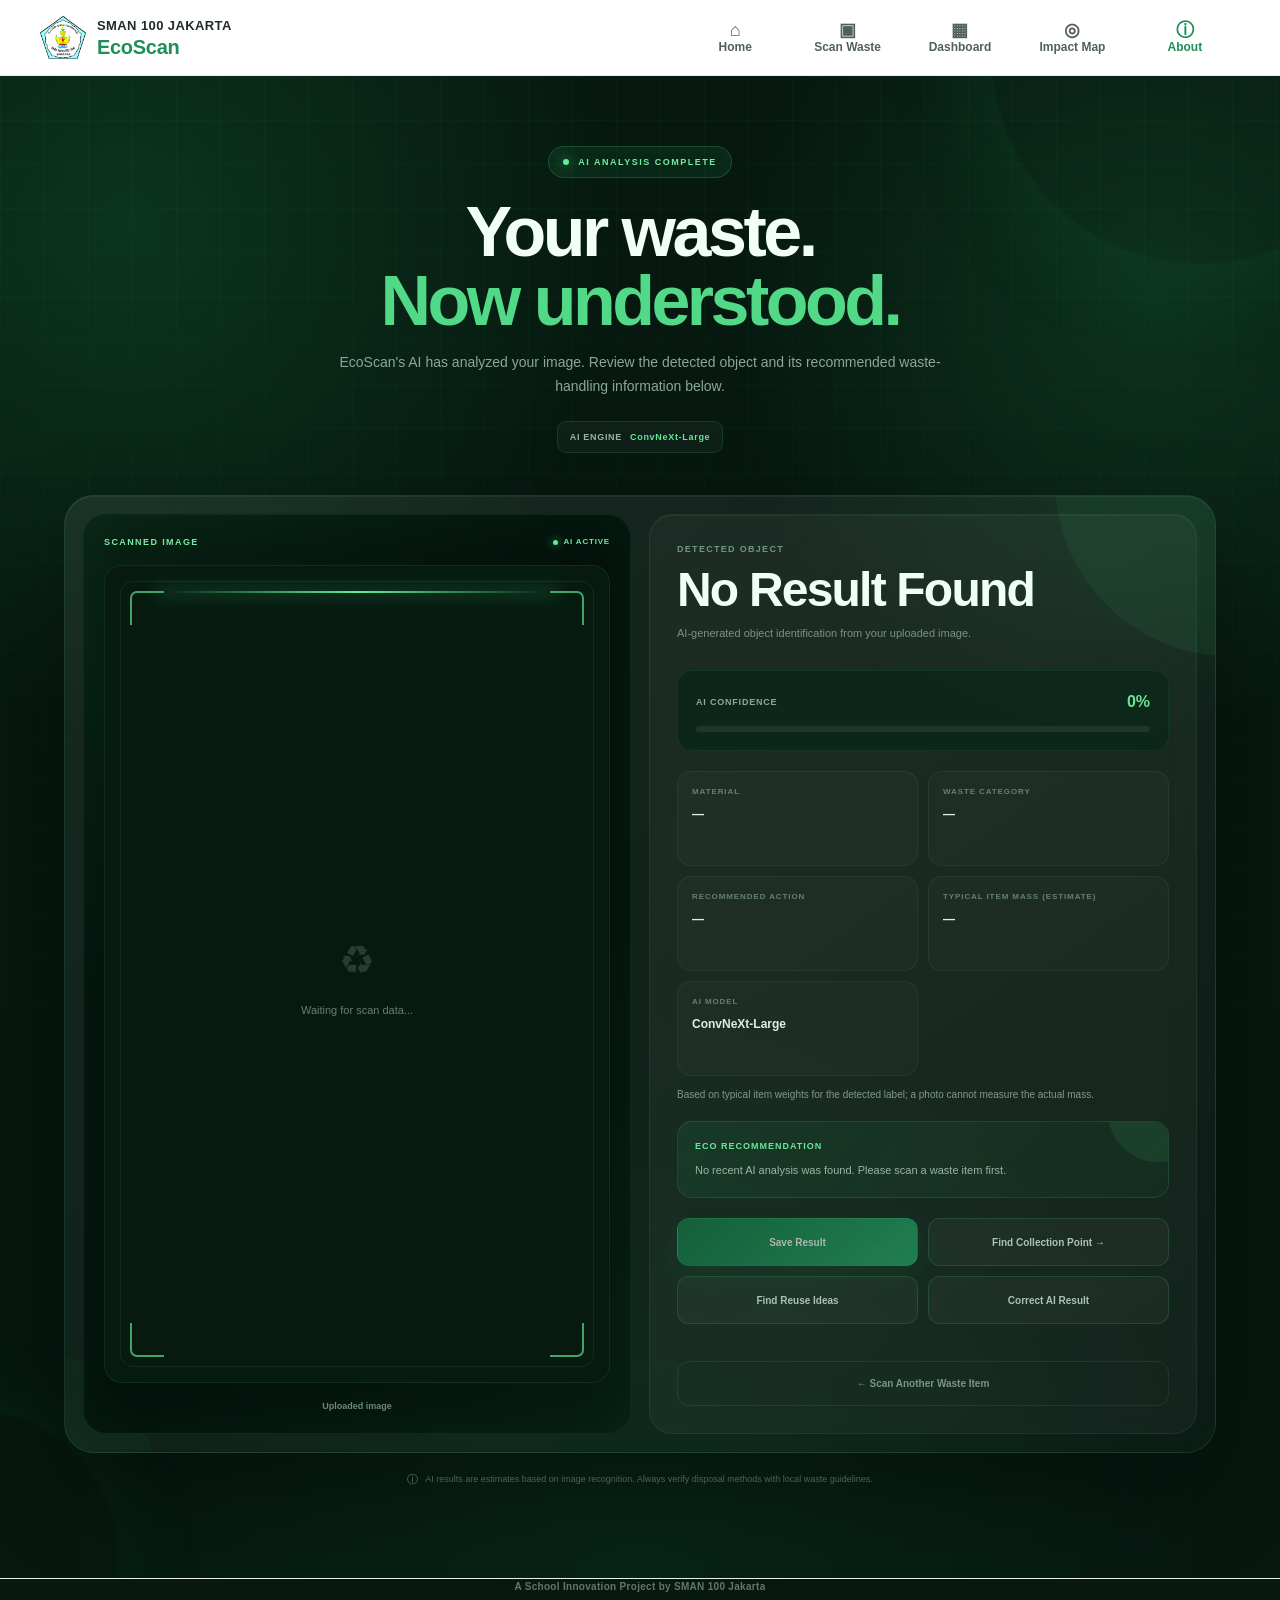
<file: result.html>
<!DOCTYPE html>
<html lang="en">

<head>

    <meta charset="UTF-8">

    <meta
        name="viewport"
        content="width=device-width, initial-scale=1.0"
    >

    <meta
        name="description"
        content="EcoScan AI waste analysis result."
    >

    <meta
        name="theme-color"
        content="#061810"
    >

    <link
        rel="icon"
        type="image/png"
        href="images/sman100-logo.png"
    >

    <link
        rel="stylesheet"
        href="css/style.css?v=20260929-nav-global"
    >

    <title>
        Analysis Result — EcoScan
    </title>


    <style>

        /* =====================================================
           PAGE
        ===================================================== */

        .result-page {

            position: relative;

            min-height:
                calc(100vh - 76px);

            overflow: hidden;

            padding:
                70px 5% 90px;

            background:
                radial-gradient(
                    circle at 10% 10%,
                    rgba(40, 180, 94, 0.18),
                    transparent 28%
                ),

                radial-gradient(
                    circle at 90% 15%,
                    rgba(61, 224, 123, 0.13),
                    transparent 25%
                ),

                radial-gradient(
                    circle at 50% 100%,
                    rgba(21, 126, 70, 0.12),
                    transparent 35%
                ),

                #061810;

        }


        /* =====================================================
           BACKGROUND GRID
        ===================================================== */

        .result-page::before {

            content: "";

            position: absolute;

            inset: 0;

            pointer-events: none;

            background-image:

                linear-gradient(
                    rgba(93, 220, 137, 0.035) 1px,
                    transparent 1px
                ),

                linear-gradient(
                    90deg,
                    rgba(93, 220, 137, 0.035) 1px,
                    transparent 1px
                );

            background-size:
                44px 44px;

            mask-image:
                linear-gradient(
                    to bottom,
                    black,
                    transparent 90%
                );

        }


        /* =====================================================
           GLOW ORBS
        ===================================================== */

        .result-orb {

            position: absolute;

            border-radius: 50%;

            pointer-events: none;

            filter: blur(2px);

        }


        .result-orb.one {

            width: 420px;
            height: 420px;

            top: -230px;
            right: -130px;

            border:
                1px solid
                rgba(80, 231, 137, 0.12);

            box-shadow:
                0 0 120px
                rgba(49, 210, 111, 0.10);

        }


        .result-orb.two {

            width: 300px;
            height: 300px;

            left: -180px;
            bottom: -130px;

            border:
                1px solid
                rgba(71, 206, 125, 0.08);

            box-shadow:
                0 0 100px
                rgba(35, 179, 91, 0.08);

        }


        /* =====================================================
           CONTAINER
        ===================================================== */

        .result-container {

            position: relative;

            z-index: 2;

            width: 100%;

            max-width: 1160px;

            margin: 0 auto;

        }


        /* =====================================================
           HEADER
        ===================================================== */

        .result-header {

            max-width: 850px;

            margin:
                0 auto 42px;

            text-align: center;

            animation:
                resultFadeUp
                0.7s
                cubic-bezier(.22, 1, .36, 1);

        }


        .result-badge {

            display: inline-flex;

            align-items: center;

            gap: 9px;

            padding:
                8px 14px;

            border:
                1px solid
                rgba(94, 229, 145, 0.20);

            border-radius:
                999px;

            background:
                rgba(43, 145, 82, 0.12);

            color:
                #75eaa0;

            font-size:
                9px;

            font-weight:
                850;

            letter-spacing:
                1.5px;

            box-shadow:
                inset 0 0 20px
                rgba(76, 222, 128, 0.035);

        }


        .result-badge::before {

            content: "";

            width: 6px;
            height: 6px;

            border-radius: 50%;

            background:
                #61ed99;

            box-shadow:
                0 0 13px
                rgba(97, 237, 153, 0.85);

            animation:
                resultPulse
                1.6s
                infinite;

        }


        .result-header h1 {

            margin:
                20px 0 14px;

            color:
                #f1fff5;

            font-size:
                clamp(
                    44px,
                    6vw,
                    70px
                );

            line-height:
                0.98;

            letter-spacing:
                -3.5px;

            font-weight:
                850;

        }


        .result-header h1 span {

            color:
                #52d987;

        }


        .result-header p {

            max-width:
                650px;

            margin:
                0 auto;

            color:
                #8da69a;

            font-size:
                14px;

            line-height:
                1.75;

        }


        /* =====================================================
           AI ENGINE
        ===================================================== */

        .ai-engine {

            display:
                inline-flex;

            align-items:
                center;

            gap:
                8px;

            margin-top:
                22px;

            padding:
                8px 12px;

            border:
                1px solid
                rgba(100, 232, 149, 0.13);

            border-radius:
                9px;

            background:
                rgba(255,255,255,0.035);

            color:
                #9ab4a5;

            font-size:
                9px;

            font-weight:
                750;

            letter-spacing:
                0.7px;

        }


        .ai-engine strong {

            color:
                #68e596;

        }


        /* =====================================================
           MAIN RESULT CARD
        ===================================================== */

        .result-card {

            position:
                relative;

            overflow:
                hidden;

            padding:
                18px;

            border:
                1px solid
                rgba(102, 230, 148, 0.12);

            border-radius:
                30px;

            background:

                linear-gradient(
                    145deg,
                    rgba(255,255,255,0.075),
                    rgba(255,255,255,0.025)
                );

            box-shadow:

                0 40px 100px
                rgba(0,0,0,0.32),

                inset 0 1px 0
                rgba(255,255,255,0.06);

            backdrop-filter:
                blur(25px);

            animation:
                resultFadeUp
                0.8s
                0.08s
                cubic-bezier(.22,1,.36,1)
                both;

        }


        .result-card::before {

            content: "";

            position:
                absolute;

            width:
                350px;

            height:
                350px;

            right:
                -190px;

            top:
                -190px;

            border-radius:
                50%;

            background:
                rgba(57, 213, 111, 0.07);

            pointer-events:
                none;

        }


        .result-card::after {

            content: "";

            position:
                absolute;

            width:
                250px;

            height:
                250px;

            left:
                -160px;

            bottom:
                -150px;

            border-radius:
                50%;

            background:
                rgba(29, 150, 79, 0.05);

            pointer-events:
                none;

        }


        /* =====================================================
           RESULT GRID
        ===================================================== */

        .result-grid {

            position:
                relative;

            z-index:
                2;

            display:
                grid;

            grid-template-columns:
                minmax(0, 1fr)
                minmax(0, 1fr);

            gap:
                18px;

        }


        /* =====================================================
           IMAGE PANEL
        ===================================================== */

        .result-image-panel {

            position:
                relative;

            min-height:
                580px;

            overflow:
                hidden;

            display:
                flex;

            flex-direction:
                column;

            justify-content:
                space-between;

            padding:
                20px;

            border:
                1px solid
                rgba(108, 237, 157, 0.10);

            border-radius:
                23px;

            background:
                #04120c;

            box-shadow:
                inset 0 0 60px
                rgba(30, 159, 81, 0.07);

        }


        .result-image-panel::before {

            content: "";

            position:
                absolute;

            inset:
                0;

            background:
                linear-gradient(
                    135deg,
                    rgba(61, 214, 116, 0.08),
                    transparent 35%,
                    transparent 65%,
                    rgba(52, 199, 107, 0.05)
                );

            pointer-events:
                none;

        }


        .image-topbar {

            position:
                relative;

            z-index:
                3;

            display:
                flex;

            align-items:
                center;

            justify-content:
                space-between;

        }


        .image-label {

            color:
                #7fe9a4;

            font-size:
                9px;

            font-weight:
                850;

            letter-spacing:
                1.4px;

        }


        .image-status {

            display:
                inline-flex;

            align-items:
                center;

            gap:
                6px;

            color:
                #6fe59b;

            font-size:
                8px;

            font-weight:
                800;

            letter-spacing:
                0.8px;

        }


        .image-status::before {

            content: "";

            width:
                5px;

            height:
                5px;

            border-radius:
                50%;

            background:
                #63eb98;

            box-shadow:
                0 0 10px
                rgba(99,235,152,0.9);

        }


        /* =====================================================
           IMAGE WRAPPER
        ===================================================== */

        .result-image-wrapper {

            position:
                relative;

            z-index:
                2;

            width:
                100%;

            flex:
                1;

            min-height:
                430px;

            margin:
                16px 0;

            overflow:
                hidden;

            display:
                flex;

            align-items:
                center;

            justify-content:
                center;

            border:
                1px solid
                rgba(93, 232, 145, 0.10);

            border-radius:
                18px;

            background:
                #061a10;

        }


        .result-image-wrapper::before {

            content: "";

            position:
                absolute;

            inset:
                15px;

            border:
                1px solid
                rgba(104, 236, 155, 0.09);

            border-radius:
                13px;

            pointer-events:
                none;

            z-index:
                4;

        }


        .result-image-wrapper::after {

            content: "";

            position:
                absolute;

            left:
                10%;

            right:
                10%;

            top:
                3%;

            height:
                2px;

            z-index:
                6;

            background:
                linear-gradient(
                    90deg,
                    transparent,
                    #5eee99,
                    transparent
                );

            box-shadow:
                0 0 18px
                rgba(94,238,153,0.85);

            animation:
                resultScanLine
                3.2s
                ease-in-out
                infinite;

            pointer-events:
                none;

        }


        #resultImage {

            position:
                relative;

            z-index:
                2;

            width:
                100%;

            height:
                100%;

            min-height:
                430px;

            display:
                block;

            object-fit:
                contain;

            background:
                #061a10;

        }


        /* =====================================================
           SCANNER CORNERS
        ===================================================== */

        .scanner-corner {

            position:
                absolute;

            width:
                34px;

            height:
                34px;

            z-index:
                7;

            border-color:
                rgba(101, 237, 160, 0.65);

            border-style:
                solid;

            pointer-events:
                none;

        }


        .scanner-corner.tl {

            top:
                25px;

            left:
                25px;

            border-width:
                2px 0 0 2px;

            border-radius:
                7px 0 0 0;

        }


        .scanner-corner.tr {

            top:
                25px;

            right:
                25px;

            border-width:
                2px 2px 0 0;

            border-radius:
                0 7px 0 0;

        }


        .scanner-corner.bl {

            bottom:
                25px;

            left:
                25px;

            border-width:
                0 0 2px 2px;

            border-radius:
                0 0 0 7px;

        }


        .scanner-corner.br {

            bottom:
                25px;

            right:
                25px;

            border-width:
                0 2px 2px 0;

            border-radius:
                0 0 7px 0;

        }


        /* =====================================================
           IMAGE PLACEHOLDER
        ===================================================== */

        .image-placeholder {

            position:
                absolute;

            inset:
                0;

            z-index:
                1;

            display:
                flex;

            align-items:
                center;

            justify-content:
                center;

            flex-direction:
                column;

            gap:
                10px;

            color:
                #638073;

            font-size:
                11px;

        }


        .placeholder-icon {

            font-size:
                40px;

            opacity:
                0.35;

        }


        /* =====================================================
           FILE NAME
        ===================================================== */

        .result-file-name {

            position:
                relative;

            z-index:
                3;

            max-width:
                100%;

            overflow:
                hidden;

            color:
                #6d8879;

            font-size:
                9px;

            font-weight:
                700;

            text-align:
                center;

            text-overflow:
                ellipsis;

            white-space:
                nowrap;

        }


        /* =====================================================
           DETAILS PANEL
        ===================================================== */

        .result-details {

            min-height:
                580px;

            padding:
                27px;

            border:
                1px solid
                rgba(104, 230, 148, 0.08);

            border-radius:
                23px;

            background:
                rgba(255,255,255,0.035);

            box-shadow:
                inset 0 1px 0
                rgba(255,255,255,0.035);

        }


        .details-label {

            margin-bottom:
                9px;

            color:
                #6f9580;

            font-size:
                9px;

            font-weight:
                850;

            letter-spacing:
                1.3px;

        }


        .object-name {

            margin:
                0;

            color:
                #f0fff5;

            font-size:
                clamp(
                    30px,
                    4vw,
                    48px
                );

            line-height:
                1.05;

            letter-spacing:
                -1.8px;

            font-weight:
                850;

            word-break:
                break-word;

        }


        .object-subtitle {

            margin:
                9px 0 28px;

            color:
                #789386;

            font-size:
                11px;

            line-height:
                1.6;

        }


        /* =====================================================
           CONFIDENCE
        ===================================================== */

        .confidence-box {

            padding:
                18px;

            margin-bottom:
                20px;

            border:
                1px solid
                rgba(96, 228, 143, 0.08);

            border-radius:
                15px;

            background:
                rgba(8, 38, 23, 0.65);

        }


        .confidence-head {

            display:
                flex;

            align-items:
                center;

            justify-content:
                space-between;

            margin-bottom:
                11px;

        }


        .confidence-title {

            color:
                #8ca99a;

            font-size:
                9px;

            font-weight:
                800;

            letter-spacing:
                0.8px;

        }


        .confidence-value {

            color:
                #68e596;

            font-size:
                16px;

            font-weight:
                850;

        }


        .confidence-track {

            width:
                100%;

            height:
                6px;

            overflow:
                hidden;

            border-radius:
                999px;

            background:
                rgba(255,255,255,0.07);

        }


        .confidence-bar {

            width:
                0%;

            height:
                100%;

            border-radius:
                inherit;

            background:
                linear-gradient(
                    90deg,
                    #187b49,
                    #57e994
                );

            box-shadow:
                0 0 15px
                rgba(74,224,132,0.35);

            transition:
                width
                1.2s
                cubic-bezier(.22,1,.36,1);

        }


        /* =====================================================
           CLASSIFICATION GRID
        ===================================================== */

        .classification-grid {

            display:
                grid;

            grid-template-columns:
                repeat(2, minmax(0,1fr));

            gap:
                10px;

            margin-bottom:
                20px;

        }


        .classification-item {

            min-height:
                95px;

            padding:
                14px;

            border:
                1px solid
                rgba(111, 230, 153, 0.065);

            border-radius:
                14px;

            background:
                rgba(255,255,255,0.025);

        }


        .classification-item span {

            display:
                block;

            margin-bottom:
                7px;

            color:
                #648170;

            font-size:
                8px;

            font-weight:
                850;

            letter-spacing:
                0.9px;

            text-transform:
                uppercase;

        }


        .classification-item strong {

            display:
                block;

            color:
                #dcefe3;

            font-size:
                12px;

            line-height:
                1.45;

            font-weight:
                750;

        }


        .mass-estimate-note {
            margin: -9px 0 18px;
            color: #82998b;
            font-size: 10px;
            line-height: 1.6;
        }


        /* =====================================================
           RECOMMENDATION
        ===================================================== */

        .recommendation {

            position:
                relative;

            overflow:
                hidden;

            padding:
                17px;

            margin-bottom:
                20px;

            border:
                1px solid
                rgba(89, 226, 139, 0.13);

            border-radius:
                15px;

            background:
                linear-gradient(
                    135deg,
                    rgba(28, 127, 69, 0.16),
                    rgba(37, 180, 91, 0.045)
                );

        }


        .recommendation::before {

            content: "";

            position:
                absolute;

            width:
                100px;

            height:
                100px;

            top:
                -60px;

            right:
                -40px;

            border-radius:
                50%;

            background:
                rgba(72, 223, 127, 0.10);

        }


        .recommendation-title {

            position:
                relative;

            margin-bottom:
                8px;

            color:
                #69e69a;

            font-size:
                9px;

            font-weight:
                850;

            letter-spacing:
                1px;

        }


        .recommendation-text {

            position:
                relative;

            margin:
                0;

            color:
                #9bb5a5;

            font-size:
                11px;

            line-height:
                1.7;

        }


        /* =====================================================
           ACTION BUTTONS
        ===================================================== */

        .result-actions {

            display:
                grid;

            grid-template-columns:
                1fr 1fr;

            gap:
                10px;

        }


        .reuse-panel {
            margin-top: 12px;
            padding: 15px;
            border: 1px solid rgba(93, 226, 139, 0.16);
            border-radius: 10px;
            background: rgba(255,255,255,0.035);
        }


        .reuse-panel[hidden] {
            display: none;
        }


        .reuse-panel-title {
            margin-bottom: 10px;
            color: #e4f0e8;
            font-size: 13px;
            font-weight: 800;
        }


        .reuse-form {
            display: flex;
            gap: 8px;
        }


        .reuse-form input {
            min-width: 0;
            min-height: 42px;
            flex: 1;
            padding: 0 12px;
            border: 1px solid rgba(255,255,255,0.14);
            border-radius: 7px;
            background: rgba(0,0,0,0.2);
            color: #f2f8f4;
        }


        .reuse-form button {
            min-height: 42px;
            padding: 0 14px;
            border: 0;
            border-radius: 7px;
            background: #238755;
            color: #fff;
            font-size: 11px;
            font-weight: 800;
            cursor: pointer;
        }


        .reuse-note {
            margin-top: 8px;
            color: #82998b;
            font-size: 10px;
        }


        .reuse-ideas-list {
            margin: 0 0 12px;
            padding-left: 18px;
            color: #b1c9ba;
            font-size: 11px;
            line-height: 1.8;
        }


        .correction-panel {
            margin-top: 12px;
            padding: 15px;
            border: 1px solid rgba(93, 226, 139, 0.16);
            border-radius: 10px;
            background: rgba(255,255,255,0.035);
        }


        .correction-panel[hidden] {
            display: none;
        }


        .correction-form {
            display: grid;
            grid-template-columns: 1fr 1fr;
            gap: 10px;
        }


        .correction-form label {
            display: grid;
            gap: 5px;
            color: #9bb5a5;
            font-size: 10px;
        }


        .correction-form input,
        .correction-form select {
            min-width: 0;
            min-height: 40px;
            padding: 0 10px;
            border: 1px solid rgba(255,255,255,0.14);
            border-radius: 7px;
            background: #10291c;
            color: #f2f8f4;
            font: inherit;
        }


        .correction-form button {
            grid-column: 1 / -1;
            min-height: 42px;
            border: 0;
            border-radius: 7px;
            background: #238755;
            color: #fff;
            font-size: 11px;
            font-weight: 800;
            cursor: pointer;
        }


        .correction-note,
        .correction-status {
            margin: 9px 0 0;
            color: #82998b;
            font-size: 10px;
            line-height: 1.6;
        }


        .correction-status {
            color: #75eaa0;
        }


        @media (max-width: 520px) {
            .correction-form {
                grid-template-columns: 1fr;
            }
        }


        .result-button {

            min-height:
                48px;

            border:
                1px solid
                rgba(93, 226, 139, 0.15);

            border-radius:
                12px;

            font-family:
                inherit;

            font-size:
                10px;

            font-weight:
                850;

            cursor:
                pointer;

            transition:
                transform
                0.25s ease,

                box-shadow
                0.25s ease,

                background
                0.25s ease;

        }


        .save-button {

            background:
                linear-gradient(
                    135deg,
                    #137b49,
                    #28ad69
                );

            color:
                #ffffff;

            box-shadow:
                0 10px 28px
                rgba(26, 142, 78, 0.18);

        }


        .map-button {

            background:
                rgba(255,255,255,0.035);

            color:
                #a9c4b4;

        }


        .result-button:hover {

            transform:
                translateY(-2px);

        }


        .result-button:disabled {

            cursor:
                not-allowed;

            opacity:
                0.65;

            transform:
                none;

        }


        .save-button:hover {

            box-shadow:
                0 15px 35px
                rgba(26, 142, 78, 0.30);

        }


        .map-button:hover {

            background:
                rgba(73, 207, 123, 0.08);

        }


        /* =====================================================
           IMPACT MAP BUTTON
        ===================================================== */

        .impact-button {

            display:
                none;

            width:
                100%;

            min-height:
                52px;

            margin-top:
                10px;

            border:
                1px solid
                rgba(102, 235, 153, 0.28);

            border-radius:
                13px;

            background:
                linear-gradient(
                    135deg,
                    rgba(23, 126, 72, 0.85),
                    rgba(44, 187, 102, 0.72)
                );

            color:
                #effff5;

            font-family:
                inherit;

            font-size:
                10px;

            font-weight:
                850;

            letter-spacing:
                0.3px;

            cursor:
                pointer;

            box-shadow:
                0 12px 32px
                rgba(31, 170, 89, 0.16);

            transition:
                0.25s ease;

        }


        .impact-button:hover {

            transform:
                translateY(-2px);

            box-shadow:
                0 16px 38px
                rgba(31, 170, 89, 0.28);

        }


        .impact-button.visible {

            display:
                block;

            animation:
                resultFadeUp
                0.45s
                cubic-bezier(.22,1,.36,1);

        }


        /* =====================================================
           SECONDARY ACTION
        ===================================================== */

        .secondary-action {

            width:
                100%;

            margin-top:
                10px;

            min-height:
                45px;

            border:
                1px solid
                rgba(255,255,255,0.07);

            border-radius:
                12px;

            background:
                transparent;

            color:
                #799688;

            font-family:
                inherit;

            font-size:
                10px;

            font-weight:
                750;

            cursor:
                pointer;

            transition:
                0.25s ease;

        }


        .secondary-action:hover {

            color:
                #a9cdb8;

            background:
                rgba(255,255,255,0.035);

        }


        /* =====================================================
           SAVE STATUS
        ===================================================== */

        .save-status {

            min-height:
                18px;

            margin-top:
                9px;

            color:
                #69d991;

            font-size:
                9px;

            line-height:
                1.5;

            text-align:
                center;

        }


        /* =====================================================
           IMPACT MODAL
        ===================================================== */

        .impact-modal {

            position:
                fixed;

            inset:
                0;

            z-index:
                9999;

            display:
                none;

            align-items:
                center;

            justify-content:
                center;

            padding:
                20px;

            background:
                rgba(0, 8, 4, 0.78);

            backdrop-filter:
                blur(12px);

        }


        .impact-modal.active {

            display:
                flex;

            animation:
                modalFade
                0.25s
                ease;

        }


        .impact-modal-card {

            position:
                relative;

            width:
                100%;

            max-width:
                470px;

            padding:
                28px;

            border:
                1px solid
                rgba(100, 231, 148, 0.18);

            border-radius:
                24px;

            background:
                linear-gradient(
                    145deg,
                    #0a2115,
                    #06150d
                );

            box-shadow:
                0 35px 100px
                rgba(0,0,0,0.55);

            animation:
                modalUp
                0.35s
                cubic-bezier(.22,1,.36,1);

        }


        .impact-modal-close {

            position:
                absolute;

            top:
                16px;

            right:
                17px;

            width:
                32px;

            height:
                32px;

            border:
                1px solid
                rgba(255,255,255,0.08);

            border-radius:
                50%;

            background:
                rgba(255,255,255,0.035);

            color:
                #86a495;

            cursor:
                pointer;

            font-size:
                15px;

        }


        .impact-modal-icon {

            width:
                52px;

            height:
                52px;

            display:
                flex;

            align-items:
                center;

            justify-content:
                center;

            margin-bottom:
                16px;

            border:
                1px solid
                rgba(83, 225, 133, 0.18);

            border-radius:
                15px;

            background:
                rgba(39, 174, 91, 0.10);

            font-size:
                24px;

        }


        .impact-modal-card h3 {

            margin:
                0 0 8px;

            color:
                #edfff3;

            font-size:
                25px;

            letter-spacing:
                -0.8px;

        }


        .impact-modal-card p {

            margin:
                0 0 22px;

            color:
                #819b8c;

            font-size:
                11px;

            line-height:
                1.7;

        }


        .impact-form-label {

            display:
                block;

            margin-bottom:
                8px;

            color:
                #6e927e;

            font-size:
                8px;

            font-weight:
                850;

            letter-spacing:
                1px;

            text-transform:
                uppercase;

        }


        .impact-select {

            width:
                100%;

            min-height:
                48px;

            padding:
                0 13px;

            margin-bottom:
                12px;

            border:
                1px solid
                rgba(100, 225, 145, 0.12);

            border-radius:
                11px;

            outline:
                none;

            background:
                #0a2115;

            color:
                #dff5e7;

            font-family:
                inherit;

            font-size:
                11px;

        }


        .impact-select:focus {

            border-color:
                rgba(100, 231, 148, 0.38);

        }


        .impact-location-note {

            display:
                flex;

            gap:
                8px;

            padding:
                12px;

            margin-bottom:
                16px;

            border:
                1px solid
                rgba(255,255,255,0.06);

            border-radius:
                11px;

            background:
                rgba(255,255,255,0.025);

            color:
                #718a7c;

            font-size:
                9px;

            line-height:
                1.55;

        }


        .impact-confirm {

            width:
                100%;

            min-height:
                49px;

            border:
                1px solid
                rgba(94, 231, 143, 0.22);

            border-radius:
                11px;

            background:
                linear-gradient(
                    135deg,
                    #137b49,
                    #28ad69
                );

            color:
                white;

            font-family:
                inherit;

            font-size:
                10px;

            font-weight:
                850;

            cursor:
                pointer;

        }


        .impact-confirm:disabled {

            opacity:
                0.55;

            cursor:
                wait;

        }


        .impact-error {

            min-height:
                16px;

            margin-top:
                9px;

            color:
                #e98d8d;

            font-size:
                9px;

            text-align:
                center;

        }


        /* =====================================================
           DISCLAIMER
        ===================================================== */

        .result-disclaimer {

            display:
                flex;

            align-items:
                center;

            justify-content:
                center;

            gap:
                7px;

            margin:
                18px auto 0;

            max-width:
                760px;

            color:
                #627a6d;

            font-size:
                9px;

            line-height:
                1.5;

            text-align:
                center;

        }


        .result-disclaimer::before {

            content:
                "ⓘ";

            color:
                #6e9980;

            font-size:
                11px;

        }


        /* =====================================================
           PROJECT LABEL
        ===================================================== */

        .school-project {

            padding:
                0 20px 35px;

            background:
                #061810;

            color:
                #62776b;

            font-size:
                10px;

            font-weight:
                650;

            text-align:
                center;

            letter-spacing:
                0.3px;

        }


        /* =====================================================
           ANIMATIONS
        ===================================================== */

        @keyframes resultFadeUp {

            from {

                opacity:
                    0;

                transform:
                    translateY(24px);

            }

            to {

                opacity:
                    1;

                transform:
                    translateY(0);

            }

        }


        @keyframes resultPulse {

            0%,
            100% {

                opacity:
                    1;

                transform:
                    scale(1);

            }

            50% {

                opacity:
                    0.45;

                transform:
                    scale(0.72);

            }

        }


        @keyframes resultScanLine {

            0% {

                top:
                    4%;

                opacity:
                    0;

            }

            12% {

                opacity:
                    1;

            }

            50% {

                top:
                    96%;

                opacity:
                    1;

            }

            88% {

                opacity:
                    1;

            }

            100% {

                top:
                    4%;

                opacity:
                    0;

            }

        }


        @keyframes modalFade {

            from {
                opacity: 0;
            }

            to {
                opacity: 1;
            }

        }


        @keyframes modalUp {

            from {

                opacity: 0;

                transform:
                    translateY(20px)
                    scale(0.97);

            }

            to {

                opacity: 1;

                transform:
                    translateY(0)
                    scale(1);

            }

        }


        /* =====================================================
           RESPONSIVE
        ===================================================== */

        @media (max-width: 900px) {

            .result-grid {

                grid-template-columns:
                    1fr;

            }


            .result-image-panel {

                min-height:
                    500px;

            }


            .result-details {

                min-height:
                    auto;

            }

        }


        @media (max-width: 650px) {

            .result-page {

                padding:
                    50px 15px 70px;

            }


            .result-header {

                margin-bottom:
                    30px;

            }


            .result-header h1 {

                font-size:
                    43px;

                letter-spacing:
                    -2.5px;

            }


            .result-header p {

                font-size:
                    13px;

            }


            .result-card {

                padding:
                    10px;

                border-radius:
                    22px;

            }


            .result-image-panel {

                min-height:
                    390px;

                padding:
                    14px;

                border-radius:
                    18px;

            }


            .result-image-wrapper {

                min-height:
                    290px;

            }


            #resultImage {

                min-height:
                    290px;

            }


            .result-details {

                padding:
                    20px;

                border-radius:
                    18px;

            }


            .object-name {

                font-size:
                    34px;

            }


            .classification-grid {

                grid-template-columns:
                    1fr;

            }


            .result-actions {

                grid-template-columns:
                    1fr;

            }

        }


        @media (max-width: 430px) {

            .result-header h1 {

                font-size:
                    37px;

            }


            .result-image-panel {

                min-height:
                    350px;

            }


            .result-image-wrapper {

                min-height:
                    250px;

            }


            #resultImage {

                min-height:
                    250px;

            }


            .impact-modal-card {

                padding:
                    22px;

            }

        }

    </style>

</head>


<body>


    <!-- =====================================================
         NAVBAR
    ===================================================== -->

    <nav>

        <a
            href="index.html"
            class="brand"
        >

            <img
                src="images/sman100-logo.png"
                alt="SMAN 100 Jakarta Logo"
                class="school-logo"
                onerror="this.style.visibility='hidden';"
            >

            <div class="brand-text">

                <div class="school-name">
                    SMAN 100 JAKARTA
                </div>

                <div class="eco-name">
                    EcoScan
                </div>

            </div>

        </a>


        <ul class="nav-links">

            <li>
                <a href="index.html">
                    Home
                </a>
            </li>

            <li>
                <a href="scan.html">
                    Scan Waste
                </a>
            </li>

            <li>
                <a href="dashboard.html">
                    Dashboard
                </a>
            </li>

            <li>
                <a href="map.html">
                    Impact Map
                </a>
            </li>

            <li>
                <a
                    href="about.html"
                    class="active"
                >
                    About
                </a>
            </li>

        </ul>

    </nav>


    <!-- =====================================================
         RESULT PAGE
    ===================================================== -->

    <main class="result-page">


        <div class="result-orb one"></div>
        <div class="result-orb two"></div>


        <div class="result-container">


            <!-- HEADER -->

            <section class="result-header">

                <div class="result-badge">

                    AI ANALYSIS COMPLETE

                </div>


                <h1>

                    Your waste.<br>

                    <span>
                        Now understood.
                    </span>

                </h1>


                <p>

                    EcoScan's AI has analyzed your image.
                    Review the detected object and its recommended
                    waste-handling information below.

                </p>


                <div class="ai-engine">

                    AI ENGINE

                    <strong>
                        ConvNeXt-Large
                    </strong>

                </div>

            </section>



            <!-- RESULT CARD -->

            <section class="result-card">


                <div class="result-grid">


                    <!-- =================================================
                         IMAGE
                    ================================================== -->

                    <div class="result-image-panel">


                        <div class="image-topbar">

                            <div class="image-label">

                                SCANNED IMAGE

                            </div>


                            <div class="image-status">

                                AI ACTIVE

                            </div>

                        </div>



                        <div class="result-image-wrapper">


                            <div class="scanner-corner tl"></div>
                            <div class="scanner-corner tr"></div>
                            <div class="scanner-corner bl"></div>
                            <div class="scanner-corner br"></div>


                            <img
                                id="resultImage"
                                alt="Analyzed waste image"
                                style="display: none;"
                            >


                            <div
                                class="image-placeholder"
                                id="imagePlaceholder"
                            >

                                <div class="placeholder-icon">
                                    ♻
                                </div>

                                Waiting for scan data...

                            </div>

                        </div>



                        <div
                            class="result-file-name"
                            id="fileName"
                        >
                            Uploaded image
                        </div>


                    </div>



                    <!-- =================================================
                         DETAILS
                    ================================================== -->

                    <div class="result-details">


                        <div class="details-label">

                            DETECTED OBJECT

                        </div>


                        <h2
                            class="object-name"
                            id="objectName"
                        >
                            Loading...
                        </h2>


                        <p class="object-subtitle">

                            AI-generated object identification
                            from your uploaded image.

                        </p>



                        <!-- CONFIDENCE -->

                        <div class="confidence-box">


                            <div class="confidence-head">

                                <span class="confidence-title">
                                    AI CONFIDENCE
                                </span>

                                <span
                                    class="confidence-value"
                                    id="confidenceValue"
                                >
                                    0%
                                </span>

                            </div>


                            <div class="confidence-track">

                                <div
                                    class="confidence-bar"
                                    id="confidenceBar"
                                ></div>

                            </div>


                        </div>



                        <!-- CLASSIFICATION -->

                        <div class="classification-grid">


                            <div class="classification-item">

                                <span>
                                    Material
                                </span>

                                <strong id="material">
                                    —
                                </strong>

                            </div>


                            <div class="classification-item">

                                <span>
                                    Waste Category
                                </span>

                                <strong id="category">
                                    —
                                </strong>

                            </div>


                            <div class="classification-item">

                                <span>
                                    Recommended Action
                                </span>

                                <strong id="action">
                                    —
                                </strong>

                            </div>


                            <div class="classification-item">

                                <span>
                                    Typical Item Mass (Estimate)
                                </span>

                                <strong id="estimatedMass">
                                    —
                                </strong>

                            </div>


                            <div class="classification-item">

                                <span>
                                    AI Model
                                </span>

                                <strong>
                                    ConvNeXt-Large
                                </strong>

                            </div>


                        </div>


                        <p class="mass-estimate-note">
                            Based on typical item weights for the detected label; a photo cannot measure the actual mass.
                        </p>



                        <!-- RECOMMENDATION -->

                        <div class="recommendation">


                            <div class="recommendation-title">

                                ECO RECOMMENDATION

                            </div>


                            <p
                                class="recommendation-text"
                                id="recommendationText"
                            >

                                Analyzing your waste...

                            </p>


                        </div>



                        <!-- ACTIONS -->

                        <div class="result-actions">


                            <button
                                type="button"
                                class="result-button save-button"
                                id="saveButton"
                                onclick="saveResult()"
                            >

                                Save Result

                            </button>


                            <button
                                type="button"
                                class="result-button map-button"
                                id="findCollectionButton"
                                onclick="window.location.href='map.html'"
                            >

                                Find Collection Point →

                            </button>


                            <button
                                type="button"
                                class="result-button map-button"
                                id="reuseIdeasButton"
                                aria-expanded="false"
                                aria-controls="reuseIdeasPanel"
                                onclick="toggleReuseIdeas()"
                            >

                                Find Reuse Ideas

                            </button>


                            <button
                                type="button"
                                class="result-button map-button"
                                id="correctResultButton"
                                aria-expanded="false"
                                aria-controls="correctionPanel"
                                onclick="toggleCorrectionPanel()"
                            >

                                Correct AI Result

                            </button>


                            <button
                                type="button"
                                class="result-button save-button confirm-textile-button"
                                id="confirmTextileButton"
                                onclick="confirmTextileClassification()"
                                hidden
                            >

                                Confirm discarded clothing

                            </button>


                        </div>


                        <section
                            class="reuse-panel"
                            id="reuseIdeasPanel"
                            aria-labelledby="reuseIdeasTitle"
                            hidden
                        >

                            <div
                                class="reuse-panel-title"
                                id="reuseIdeasTitle"
                            >
                                Reuse inspiration
                            </div>

                            <ul
                                class="reuse-ideas-list"
                                id="reuseIdeasList"
                            ></ul>

                            <form
                                class="reuse-form"
                                action="https://duckduckgo.com/"
                                method="get"
                                target="_blank"
                                rel="noopener noreferrer"
                            >

                                <input
                                    type="search"
                                    id="reuseIdeaQuery"
                                    name="q"
                                    aria-label="Search for reuse ideas"
                                    placeholder="Search reuse ideas"
                                    required
                                >

                                <button type="submit">
                                    Search
                                </button>

                            </form>

                            <div class="reuse-note">
                                Search opens in a new tab. Your photo is not shared.
                            </div>

                        </section>


                        <section
                            class="correction-panel"
                            id="correctionPanel"
                            aria-labelledby="correctionTitle"
                            hidden
                        >

                            <div class="reuse-panel-title" id="correctionTitle">
                                Correct this result
                            </div>

                            <form class="correction-form" id="correctionForm" onsubmit="submitCorrection(event)">

                                <label>
                                    Waste item
                                    <input id="correctedLabel" name="correctedLabel" maxlength="120" required>
                                </label>

                                <label>
                                    Waste category
                                    <select id="correctedCategory" name="correctedCategory" required>
                                        <option value="Organic">Organic</option>
                                        <option value="Anorganic">Anorganic</option>
                                        <option value="Residue">Residue</option>
                                        <option value="B3 / Hazardous">B3 / Hazardous</option>
                                        <option value="Reusable">Reusable</option>
                                    </select>
                                </label>

                                <label>
                                    Estimated mass (grams)
                                    <input id="correctedMass" name="correctedMass" type="number" min="1" max="100000" step="1" required>
                                </label>

                                <button type="submit" id="submitCorrectionButton">Submit correction</button>

                            </form>

                            <p class="correction-note">
                                Corrections are saved as review examples for future model training. They do not retrain the model automatically.
                            </p>
                            <p class="correction-status" id="correctionStatus" role="status" aria-live="polite"></p>

                        </section>


                        <!-- IMPACT BUTTON -->

                        <button
                            type="button"
                            class="impact-button"
                            id="impactButton"
                            onclick="openImpactModal()"
                        >

                            ♻ Add This Action to Impact Map

                        </button>


                        <div
                            class="save-status"
                            id="saveStatus"
                        ></div>


                        <button
                            type="button"
                            class="secondary-action"
                            onclick="window.location.href='scan.html'"
                        >

                            ← Scan Another Waste Item

                        </button>


                    </div>

                </div>


            </section>



            <div class="result-disclaimer">

                AI results are estimates based on image recognition.
                Always verify disposal methods with local waste guidelines.

            </div>


        </div>

    </main>



    <!-- =====================================================
         IMPACT ACTION MODAL
    ===================================================== -->

    <div
        class="impact-modal"
        id="impactModal"
    >

        <div class="impact-modal-card">


            <button
                type="button"
                class="impact-modal-close"
                onclick="closeImpactModal()"
                aria-label="Close"
            >
                ×
            </button>


            <div class="impact-modal-icon">
                ♻
            </div>


            <h3>
                Add your impact
            </h3>


            <p>
                Tell EcoScan what you actually did with this waste item.
                Your contribution will appear on the community Impact Map.
            </p>


            <label
                class="impact-form-label"
                for="impactAction"
            >
                What did you do?
            </label>


            <select
                id="impactAction"
                class="impact-select"
            >

                <option value="Recycled">
                    Recycled
                </option>

                <option value="Reused">
                    Reused
                </option>

                <option value="Disposed Properly">
                    Disposed Properly
                </option>

                <option value="Sent to Collection Point">
                    Sent to Collection Point
                </option>

            </select>


            <div class="impact-location-note">

                <span>📍</span>

                <span>
                    Your browser will ask for location permission.
                    EcoScan uses an approximate map position rather than
                    storing a highly precise personal location.
                </span>

            </div>


            <button
                type="button"
                class="impact-confirm"
                id="impactConfirmButton"
                onclick="addImpactAction()"
            >

                Confirm & Add Impact

            </button>


            <div
                class="impact-error"
                id="impactError"
            ></div>


        </div>

    </div>



    <!-- =====================================================
         PROJECT LABEL
    ===================================================== -->

    <div class="school-project">

        A School Innovation Project by SMAN 100 Jakarta

    </div>



    <!-- =====================================================
         JAVASCRIPT
    ===================================================== -->

    <script>


        /* =====================================================
           SUPABASE
        ===================================================== */

        const SUPABASE_URL =
            "https://nfajggmjrloccvnvdlke.supabase.co";


        const SUPABASE_KEY =
            "sb_publishable_lbTp0UEIRl24JS4aime6TA_Moz9q037";



        /* =====================================================
           CURRENT SCAN
        ===================================================== */

        window.currentScan = null;



        /* =====================================================
           IMPACT STATE
        ===================================================== */

        let impactActionSaved = false;



        /* =====================================================
           FORMAT AI NAME
        ===================================================== */

        function formatAIName(text) {

            if (!text) {
                return "Unknown";
            }

            return text
                .toLowerCase()
                .split(" ")
                .map(function (word) {

                    if (!word) {
                        return word;
                    }

                    return (
                        word.charAt(0).toUpperCase() +
                        word.slice(1)
                    );

                })
                .join(" ");

        }


        function estimateWasteMass(label, material) {

            const text = `${label} ${material}`.toLowerCase();
            let minimum = 50;
            let maximum = 2000;

            if (/truck|car|bus|motorcycle|bicycle|sofa|refrigerator|furniture/.test(text)) {
                minimum = 5000;
                maximum = 25000;
            }
            else if (/laptop|monitor|computer|printer|television|microwave/.test(text)) {
                minimum = 1000;
                maximum = 8000;
            }
            else if (/shoe|jacket|coat|jeans|clothing|textile|suit/.test(text)) {
                minimum = 200;
                maximum = 1500;
            }
            else if (/glass|jar|bottle|can|metal|steel|aluminum/.test(text)) {
                minimum = 50;
                maximum = 1000;
            }
            else if (/paper|cardboard|book|magazine|envelope/.test(text)) {
                minimum = 20;
                maximum = 500;
            }
            else if (/banana|apple|orange|fruit|vegetable|food|organic/.test(text)) {
                minimum = 50;
                maximum = 1000;
            }
            else if (/plastic|bag|wrapper|container/.test(text)) {
                minimum = 10;
                maximum = 500;
            }

            return {
                minimum,
                maximum,
                estimateGrams: Math.round((minimum + maximum) / 2),
                display: `${minimum.toLocaleString()}-${maximum.toLocaleString()} g (typical range)`
            };

        }


        function getReuseIdeas(label, category) {

            const text = String(label || "").toLowerCase();

            if (category === "Organic") {
                return [
                    "Compost it at home or use a community composting service.",
                    "Keep food scraps separate from packaging to avoid contaminating compost.",
                    "Check whether a local food-waste program accepts this item."
                ];
            }

            if (category === "B3 / Hazardous") {
                return [
                    "Use an authorized hazardous-waste or e-waste collection point.",
                    "Keep batteries and chemicals intact and separate from household waste.",
                    "Do not reuse containers that held chemicals or hazardous substances."
                ];
            }

            if (/shirt|jeans|jacket|clothing|shoe|fabric|textile|coat|dress/.test(text)) {
                return [
                    "Repair small tears or replace missing buttons before discarding it.",
                    "Donate or swap it if it is clean and still wearable.",
                    "Reuse clean fabric as a cleaning cloth or simple craft material."
                ];
            }

            if (/jar|bottle|container|can/.test(text)) {
                return [
                    "Wash and reuse it for storage if it is food-safe and undamaged.",
                    "Use it to organize small household items or supplies.",
                    "Recycle it if it is broken, unsafe, or no longer useful."
                ];
            }

            if (/paper|cardboard|book|magazine/.test(text)) {
                return [
                    "Reuse clean paper for notes, drafts, or packing material.",
                    "Pass readable books and magazines to a library, school, or neighbor.",
                    "Keep it dry and recycle it when it can no longer be reused."
                ];
            }

            return [
                "Repair or clean it and use it again if it is safe and functional.",
                "Offer it for donation, swapping, or parts before disposal.",
                "Recycle it through a local program if reuse is not practical."
            ];

        }



        /* =====================================================
           CLASSIFICATION
        ===================================================== */

        function classifyWaste(
            label,
            predictions = []
        ) {

            const labels = [
                label,
                ...predictions.map(
                    prediction => prediction.label
                )
            ].filter(Boolean);
            const normalizedLabels = labels.map(
                value =>
                    ` ${String(value)
                        .toLowerCase()
                        .replace(/[^a-z0-9]+/g, " ")
                        .trim()} `
            );
            const matches = (...terms) =>
                normalizedLabels.some(
                    candidate =>
                        terms.some(
                            term => candidate.includes(` ${term} `)
                        )
                );
            const personPattern =
                /\b(person|people|human|face|portrait|selfie|man|woman|boy|girl|child|baby|groom|bridegroom|soccer player|baseball player|swimmer|scuba diver|skateboarder|athlete)\b/i;
            const personDetected =
                personPattern.test(String(label || "")) ||
                predictions.some(
                    prediction =>
                        personPattern.test(
                            String(prediction.label || "")
                        ) &&
                        Number(prediction.score || 0) >= 0.08
                );

            if (personDetected) {

                return {
                    material: "No waste item detected",
                    category: "Retake image",
                    action: "Retake photo",
                    recommendation:
                        "This image may show a person or portrait rather than a waste item. Photograph one discarded item by itself so it can be sorted more reliably."
                };

            }


            /* ORGANIC */

            if (
                matches(
                    "banana", "apple", "orange", "fruit",
                    "vegetable", "food", "broccoli",
                    "cauliflower", "mushroom"
                )
            ) {

                return {

                    material:
                        "Organic",

                    category:
                        "Organic",

                    action:
                        "Compost",

                    recommendation:
                        "Place this organic waste in a composting system when available. Composting can turn biodegradable material into useful soil nutrients."

                };

            }



            /* PLASTIC */

            if (
                matches(
                    "plastic", "bottle", "container", "bag",
                    "wrapper", "water bottle"
                )
            ) {

                return {

                    material:
                        "Plastic",

                    category:
                        "Anorganic",

                    action:
                        "Recycle",

                    recommendation:
                        "If this item is accepted locally, empty and rinse it before placing it in the appropriate recycling collection."

                };

            }



            /* PAPER */

            if (
                matches(
                    "paper", "cardboard", "carton", "newspaper",
                    "envelope", "book", "magazine"
                )
            ) {

                return {

                    material:
                        "Paper / Cardboard",

                    category:
                        "Anorganic",

                    action:
                        "Recycle",

                    recommendation:
                        "Keep paper and cardboard dry and clean, then place them in an appropriate recycling collection."

                };

            }



            /* METAL */

            if (
                matches("can", "tin", "metal", "aluminum", "steel")
            ) {

                return {

                    material:
                        "Metal",

                    category:
                        "Anorganic",

                    action:
                        "Recycle",

                    recommendation:
                        "Empty the container and place it with recyclable metal if your local collection accepts it."

                };

            }



            /* GLASS */

            if (matches("glass", "jar")) {

                return {

                    material:
                        "Glass",

                    category:
                        "Anorganic",

                    action:
                        "Recycle",

                    recommendation:
                        "Handle glass carefully and place it in a glass recycling stream when available locally."

                };

            }



            /* E-WASTE */

            if (
                matches(
                    "computer", "laptop", "keyboard", "mouse",
                    "phone", "electronic", "monitor"
                )
            ) {

                return {

                    material:
                        "Electronic Waste",

                    category:
                        "B3 / Hazardous",

                    action:
                        "Special Disposal",

                    recommendation:
                        "Do not place electronic devices in regular waste. Use an appropriate e-waste collection or recycling facility."

                };

            }



            /* TEXTILE */

            if (
                matches(
                    "shirt", "jeans", "jacket", "clothing",
                    "shoe", "fabric", "jersey", "sweatshirt",
                    "suit", "sock", "coat", "dress"
                )
            ) {

                return {

                    material:
                        "Textile",

                    category:
                        "Anorganic",

                    action:
                        "Confirm textile item",

                    requiresConfirmation:
                        true,

                    recommendation:
                        "The image classifier may be recognizing clothing you are wearing. Confirm this is a discarded clothing item before saving it as waste."

                };

            }



            /* HAZARDOUS */

            if (
                matches("battery", "chemical", "paint", "pesticide")
            ) {

                return {

                    material:
                        "Hazardous Waste",

                    category:
                        "B3 / Hazardous",

                    action:
                        "Special Disposal",

                    recommendation:
                        "Keep hazardous materials away from regular waste and use an appropriate specialized disposal service."

                };

            }



            /* FALLBACK */

            return {

                material:
                    "Unknown Material",

                category:
                    "Residue",

                action:
                    "Check Locally",

                recommendation:
                    "The AI could not confidently map this object to a specific waste stream. Check your local waste disposal guidelines before disposing of it."

            };

        }



        /* =====================================================
           LOAD RESULT
        ===================================================== */

        function loadResult() {

            const savedResult =
                sessionStorage.getItem(
                    "ecoScanAIResult"
                );


            if (!savedResult) {

                document.getElementById(
                    "objectName"
                ).textContent =
                    "No Result Found";


                document.getElementById(
                    "recommendationText"
                ).textContent =
                    "No recent AI analysis was found. Please scan a waste item first.";


                document.getElementById(
                    "saveButton"
                ).disabled =
                    true;


                return;

            }



            try {

                const result =
                    JSON.parse(
                        savedResult
                    );



                /* IMAGE */

                if (result.image) {

                    const resultImage =
                        document.getElementById(
                            "resultImage"
                        );

                    const placeholder =
                        document.getElementById(
                            "imagePlaceholder"
                        );


                    resultImage.src =
                        result.image;


                    resultImage.style.display =
                        "block";


                    placeholder.style.display =
                        "none";

                }



                /* FILE NAME */

                document.getElementById(
                    "fileName"
                ).textContent =
                    result.fileName ||
                    "Uploaded image";



                /* AI LABEL */

                const rawAILabel =
                    result.label ||
                    "Unknown";


                const aiLabel =
                    formatAIName(
                        rawAILabel
                    );



                /* CONFIDENCE */

                const confidence =
                    Number(
                        result.confidence ||
                        0
                    );


                const confidencePercent =
                    Math.round(
                        confidence * 100
                    );


                document.getElementById(
                    "confidenceValue"
                ).textContent =
                    `${confidencePercent}%`;


                setTimeout(
                    function () {

                        document.getElementById(
                            "confidenceBar"
                        ).style.width =
                            `${confidencePercent}%`;

                    },
                    250
                );



                /* CLASSIFICATION */

                const classification =
                    classifyWaste(
                        rawAILabel,
                        Array.isArray(result.predictions)
                            ? result.predictions
                            : []
                    );

                const isWasteItem =
                    classification.action !== "Retake photo";

                const massEstimate =
                    estimateWasteMass(
                        rawAILabel,
                        classification.material
                    );

                window.ecoScanOriginal = {
                    label: rawAILabel,
                    category: classification.category,
                    confidence,
                    predictions: Array.isArray(result.predictions)
                        ? result.predictions
                        : []
                };

                document.getElementById(
                    "objectName"
                ).textContent = isWasteItem
                    || classification.action !== "Retake photo"
                    ? aiLabel
                    : "Person or non-waste image";


                document.getElementById(
                    "material"
                ).textContent =
                    classification.material;


                document.getElementById(
                    "category"
                ).textContent =
                    classification.category;


                document.getElementById(
                    "action"
                ).textContent =
                    classification.action;

                document.getElementById(
                    "estimatedMass"
                ).textContent =
                    massEstimate.display;


                document.getElementById(
                    "recommendationText"
                ).textContent =
                    classification.recommendation;

                document.getElementById(
                    "saveButton"
                ).disabled = !isWasteItem;

                document.getElementById(
                    "impactButton"
                ).style.display = isWasteItem
                    ? ""
                    : "none";

                document.getElementById(
                    "findCollectionButton"
                ).style.display = isWasteItem
                    ? ""
                    : "none";

                document.getElementById(
                    "reuseIdeasButton"
                ).disabled = !isWasteItem;

                document.getElementById(
                    "confirmTextileButton"
                ).hidden = !classification.requiresConfirmation;

                document.getElementById(
                    "reuseIdeaQuery"
                ).value =
                    `Creative ways to reuse ${aiLabel}`;

                document.getElementById(
                    "reuseIdeasList"
                ).replaceChildren(
                    ...getReuseIdeas(rawAILabel, classification.category)
                        .map(function (idea) {
                            const item = document.createElement("li");
                            item.textContent = idea;
                            return item;
                        })
                );

                document.getElementById("correctedLabel").value = aiLabel;
                document.getElementById("correctedCategory").value = [
                    "Organic",
                    "Anorganic",
                    "Residue",
                    "B3 / Hazardous",
                    "Reusable"
                ].includes(classification.category)
                    ? classification.category
                    : "Anorganic";
                document.getElementById("correctedMass").value =
                    massEstimate.estimateGrams;



                /* CURRENT SCAN */

                window.currentScan = isWasteItem && !classification.requiresConfirmation ? {

                    wasteName:
                        aiLabel,

                    category:
                        classification.category,

                    action:
                        classification.action,

                    confidence:
                        confidence,

                    material:
                        classification.material,

                    estimatedMass:
                        massEstimate.display,

                    estimatedMassGrams:
                        massEstimate.estimateGrams

                } : null;

            } catch (error) {

                console.error(
                    "Failed to load result:",
                    error
                );


                document.getElementById(
                    "objectName"
                ).textContent =
                    "Invalid Result";


                document.getElementById(
                    "recommendationText"
                ).textContent =
                    "The previous scan result could not be loaded.";

            }

        }


        function toggleReuseIdeas() {

            const panel =
                document.getElementById("reuseIdeasPanel");
            const button =
                document.getElementById("reuseIdeasButton");

            panel.hidden = !panel.hidden;
            button.setAttribute(
                "aria-expanded",
                String(!panel.hidden)
            );

            if (!panel.hidden) {
                document
                    .getElementById("reuseIdeaQuery")
                    .focus();
            }

        }


        function toggleCorrectionPanel() {

            const panel =
                document.getElementById("correctionPanel");
            const button =
                document.getElementById("correctResultButton");

            panel.hidden = !panel.hidden;
            button.setAttribute(
                "aria-expanded",
                String(!panel.hidden)
            );

            if (!panel.hidden) {
                document.getElementById("correctedLabel").focus();
            }

        }


        async function submitCorrection(event) {

            event.preventDefault();

            const status =
                document.getElementById("correctionStatus");
            const submitButton =
                document.getElementById("submitCorrectionButton");
            const original = window.ecoScanOriginal;
            const correctedLabel =
                document.getElementById("correctedLabel").value.trim();
            const correctedCategory =
                document.getElementById("correctedCategory").value;
            const correctedMassGrams = Number(
                document.getElementById("correctedMass").value
            );

            if (!original || !correctedLabel || correctedMassGrams <= 0) {
                status.textContent = "Enter a valid item name and mass.";
                return;
            }

            submitButton.disabled = true;
            submitButton.textContent = "Saving correction...";
            status.textContent = "";

            try {
                const response = await fetch(
                    `${SUPABASE_URL}/rest/v1/scan_feedback`,
                    {
                        method: "POST",
                        headers: {
                            apikey: SUPABASE_KEY,
                            Authorization: `Bearer ${SUPABASE_KEY}`,
                            "Content-Type": "application/json",
                            Prefer: "return=minimal"
                        },
                        body: JSON.stringify({
                            original_label: original.label,
                            corrected_label: correctedLabel,
                            original_category: original.category,
                            corrected_category: correctedCategory,
                            estimated_mass_grams: correctedMassGrams,
                            model_confidence: original.confidence,
                            model_predictions: original.predictions
                        })
                    }
                );

                if (!response.ok) {
                    throw new Error(`Feedback save failed: ${response.status}`);
                }

                const categoryActions = {
                    "Organic": ["Organic", "Compost", "Compost organic material when accepted locally."],
                    "Anorganic": ["Anorganic", "Recycle", "Check local recycling rules for this material."],
                    "Residue": ["Residue", "Dispose Properly", "Dispose of this item according to local residual-waste guidance."],
                    "B3 / Hazardous": ["Hazardous Waste", "Special Disposal", "Keep this waste separate and use an authorized collection service."],
                    "Reusable": ["Reusable", "Reuse or Donate", "Reuse, repair, or donate this item if it is safe and in usable condition."]
                };
                const [material, action, recommendation] =
                    categoryActions[correctedCategory];
                const massDisplay =
                    `${correctedMassGrams.toLocaleString()} g (corrected)`;

                document.getElementById("objectName").textContent = correctedLabel;
                document.getElementById("material").textContent = material;
                document.getElementById("category").textContent = correctedCategory;
                document.getElementById("action").textContent = action;
                document.getElementById("estimatedMass").textContent = massDisplay;
                document.getElementById("recommendationText").textContent = recommendation;
                document.getElementById("reuseIdeaQuery").value =
                    `Creative ways to reuse ${correctedLabel}`;
                document.getElementById("reuseIdeasList").replaceChildren(
                    ...getReuseIdeas(correctedLabel, correctedCategory)
                        .map(function (idea) {
                            const item = document.createElement("li");
                            item.textContent = idea;
                            return item;
                        })
                );

                window.currentScan = {
                    wasteName: correctedLabel,
                    category: correctedCategory,
                    action,
                    confidence: original.confidence,
                    material,
                    estimatedMass: massDisplay,
                    estimatedMassGrams: correctedMassGrams
                };

                document.getElementById("saveButton").disabled = false;
                document.getElementById("impactButton").style.display = "";
                document.getElementById("findCollectionButton").style.display = "";
                document.getElementById("reuseIdeasButton").disabled = false;
                document.getElementById("confirmTextileButton").hidden = true;
                status.textContent =
                    "Correction saved. Thank you for helping improve future EcoScan results.";
                submitButton.textContent = "Correction saved";
            } catch (error) {
                console.error("Correction save error:", error);
                status.textContent =
                    "Could not save this correction. Check the feedback table setup and try again.";
                submitButton.disabled = false;
                submitButton.textContent = "Submit correction";
            }

        }


        function confirmTextileClassification() {

            const wasteName =
                document.getElementById("objectName").textContent;
            const confidence =
                Number(
                    document.getElementById("confidenceValue")
                        .textContent
                        .replace("%", "")
                ) / 100;
            const category =
                "Reusable";
            const action =
                "Reuse or Recycle";

            document.getElementById("material").textContent =
                "Textile";
            document.getElementById("category").textContent =
                category;
            document.getElementById("action").textContent =
                action;
            document.getElementById("recommendationText").textContent =
                "If this discarded item is still usable, consider donating or reusing it. Otherwise, look for a textile recycling program.";
            document.getElementById("saveButton").disabled = false;
            document.getElementById("impactButton").style.display = "";
            document.getElementById("findCollectionButton").style.display = "";
            document.getElementById("reuseIdeasButton").disabled = false;
            document.getElementById("confirmTextileButton").hidden = true;
            document.getElementById("saveStatus").textContent =
                "Confirmed as discarded clothing. Save the result to continue.";

            window.currentScan = {
                wasteName,
                category,
                action,
                confidence,
                material: "Textile",
                estimatedMass: document.getElementById("estimatedMass").textContent,
                estimatedMassGrams: Number(
                    document.getElementById("correctedMass").value
                )
            };

        }



        /* =====================================================
           SAVE RESULT
        ===================================================== */

        async function saveResult() {

            const button =
                document.getElementById(
                    "saveButton"
                );


            const status =
                document.getElementById(
                    "saveStatus"
                );


            if (!window.currentScan) {

                status.textContent =
                    "No scan result is available.";

                return;

            }


            button.disabled =
                true;


            button.textContent =
                "Saving result...";


            status.textContent =
                "";



            try {

                const scanData = {

                    waste_name:
                        window.currentScan.wasteName,

                    category:
                        window.currentScan.category,

                    disposal_method:
                        window.currentScan.action,

                    co2_saved:
                        0.08

                };



                const response =
                    await fetch(
                        `${SUPABASE_URL}/rest/v1/scans`,
                        {

                            method:
                                "POST",

                            headers: {

                                apikey:
                                    SUPABASE_KEY,

                                Authorization:
                                    `Bearer ${SUPABASE_KEY}`,

                                "Content-Type":
                                    "application/json",

                                Prefer:
                                    "return=minimal"

                            },

                            body:
                                JSON.stringify(
                                    scanData
                                )

                        }
                    );



                if (!response.ok) {

                    const errorText =
                        await response.text();


                    console.error(
                        "Supabase save error:",
                        errorText
                    );


                    throw new Error(
                        `Save failed: ${response.status}`
                    );

                }



                button.textContent =
                    "✓ Result Saved";


                status.textContent =
                    "Your scan has been saved to the EcoScan database.";


                /* SHOW IMPACT BUTTON */

                document
                    .getElementById("impactButton")
                    .classList
                    .add("visible");


            } catch (error) {

                console.error(
                    "Save Result error:",
                    error
                );


                button.disabled =
                    false;


                button.textContent =
                    "Save Result";


                status.textContent =
                    "Unable to save the result. Please try again.";

            }

        }



        /* =====================================================
           OPEN IMPACT MODAL
        ===================================================== */

        function openImpactModal() {

            if (!window.currentScan) {

                document.getElementById(
                    "saveStatus"
                ).textContent =
                    "No scan result is available.";

                return;

            }


            document
                .getElementById("impactModal")
                .classList
                .add("active");


            document
                .getElementById("impactError")
                .textContent =
                "";

        }



        /* =====================================================
           CLOSE IMPACT MODAL
        ===================================================== */

        function closeImpactModal() {

            document
                .getElementById("impactModal")
                .classList
                .remove("active");

        }



        /* =====================================================
           ADD IMPACT ACTION
        ===================================================== */

        async function addImpactAction() {

            if (
                !window.currentScan ||
                impactActionSaved
            ) {

                return;

            }


            const confirmButton =
                document.getElementById(
                    "impactConfirmButton"
                );


            const errorElement =
                document.getElementById(
                    "impactError"
                );


            const selectedAction =
                document.getElementById(
                    "impactAction"
                ).value;


            errorElement.textContent =
                "";


            if (
                !navigator.geolocation
            ) {

                errorElement.textContent =
                    "Location services are not supported by this browser.";

                return;

            }


            confirmButton.disabled =
                true;


            confirmButton.textContent =
                "Requesting location...";



            navigator.geolocation.getCurrentPosition(

                async function (position) {

                    try {

                        /*
                         * Privacy protection:
                         * round coordinates to approximately
                         * 100+ meter precision before storing.
                         */

                        const latitude =
                            Number(
                                position.coords.latitude
                                    .toFixed(3)
                            );


                        const longitude =
                            Number(
                                position.coords.longitude
                                    .toFixed(3)
                            );



                        const impactData = {

                            waste_type:
                                window.currentScan.wasteName,

                            category:
                                window.currentScan.category,

                            action:
                                selectedAction,

                            latitude:
                                latitude,

                            longitude:
                                longitude,

                            location_name:
                                "EcoScan Community",

                            impact_value:
                                0.08

                        };



                        confirmButton.textContent =
                            "Saving impact...";



                        const response =
                            await fetch(
                                `${SUPABASE_URL}/rest/v1/impact_actions`,
                                {

                                    method:
                                        "POST",

                                    headers: {

                                        apikey:
                                            SUPABASE_KEY,

                                        Authorization:
                                            `Bearer ${SUPABASE_KEY}`,

                                        "Content-Type":
                                            "application/json",

                                        Prefer:
                                            "return=minimal"

                                    },

                                    body:
                                        JSON.stringify(
                                            impactData
                                        )

                                }
                            );



                        if (!response.ok) {

                            const errorText =
                                await response.text();


                            console.error(
                                "Impact action error:",
                                errorText
                            );


                            throw new Error(
                                `Impact save failed: ${response.status}`
                            );

                        }



                        impactActionSaved =
                            true;


                        confirmButton.textContent =
                            "✓ Impact Added";


                        document.getElementById(
                            "impactButton"
                        ).textContent =
                            "✓ Added to Impact Map";


                        document.getElementById(
                            "impactButton"
                        ).style.opacity =
                            "0.65";


                        document.getElementById(
                            "saveStatus"
                        ).textContent =
                            "Your environmental action has been added to the EcoScan Impact Map.";



                        setTimeout(
                            function () {

                                closeImpactModal();

                                window.location.href =
                                    "map.html";

                            },
                            900
                        );


                    } catch (error) {

                        console.error(
                            "Add Impact error:",
                            error
                        );


                        confirmButton.disabled =
                            false;


                        confirmButton.textContent =
                            "Confirm & Add Impact";


                        errorElement.textContent =
                            "Unable to save your impact. Please try again.";

                    }

                },

                function (error) {

                    console.error(
                        "Geolocation error:",
                        error
                    );


                    confirmButton.disabled =
                        false;


                    confirmButton.textContent =
                        "Confirm & Add Impact";


                    if (
                        error.code ===
                        error.PERMISSION_DENIED
                    ) {

                        errorElement.textContent =
                            "Location permission was denied. Allow location access to add your impact.";

                    } else if (
                        error.code ===
                        error.POSITION_UNAVAILABLE
                    ) {

                        errorElement.textContent =
                            "Your location could not be determined.";

                    } else if (
                        error.code ===
                        error.TIMEOUT
                    ) {

                        errorElement.textContent =
                            "Location request timed out. Please try again.";

                    } else {

                        errorElement.textContent =
                            "Unable to access your location.";

                    }

                },

                {

                    enableHighAccuracy:
                        false,

                    timeout:
                        10000,

                    maximumAge:
                        300000

                }

            );

        }



        /* =====================================================
           CLOSE MODAL WHEN CLICKING OUTSIDE
        ===================================================== */

        document
            .getElementById("impactModal")
            .addEventListener(
                "click",
                function (event) {

                    if (
                        event.target ===
                        this
                    ) {

                        closeImpactModal();

                    }

                }
            );



        /* =====================================================
           ESCAPE KEY
        ===================================================== */

        document.addEventListener(
            "keydown",
            function (event) {

                if (
                    event.key === "Escape"
                ) {

                    closeImpactModal();

                }

            }
        );



        /* =====================================================
           INITIALIZE
        ===================================================== */

        loadResult();

    </script>


</body>

</html>
</file>
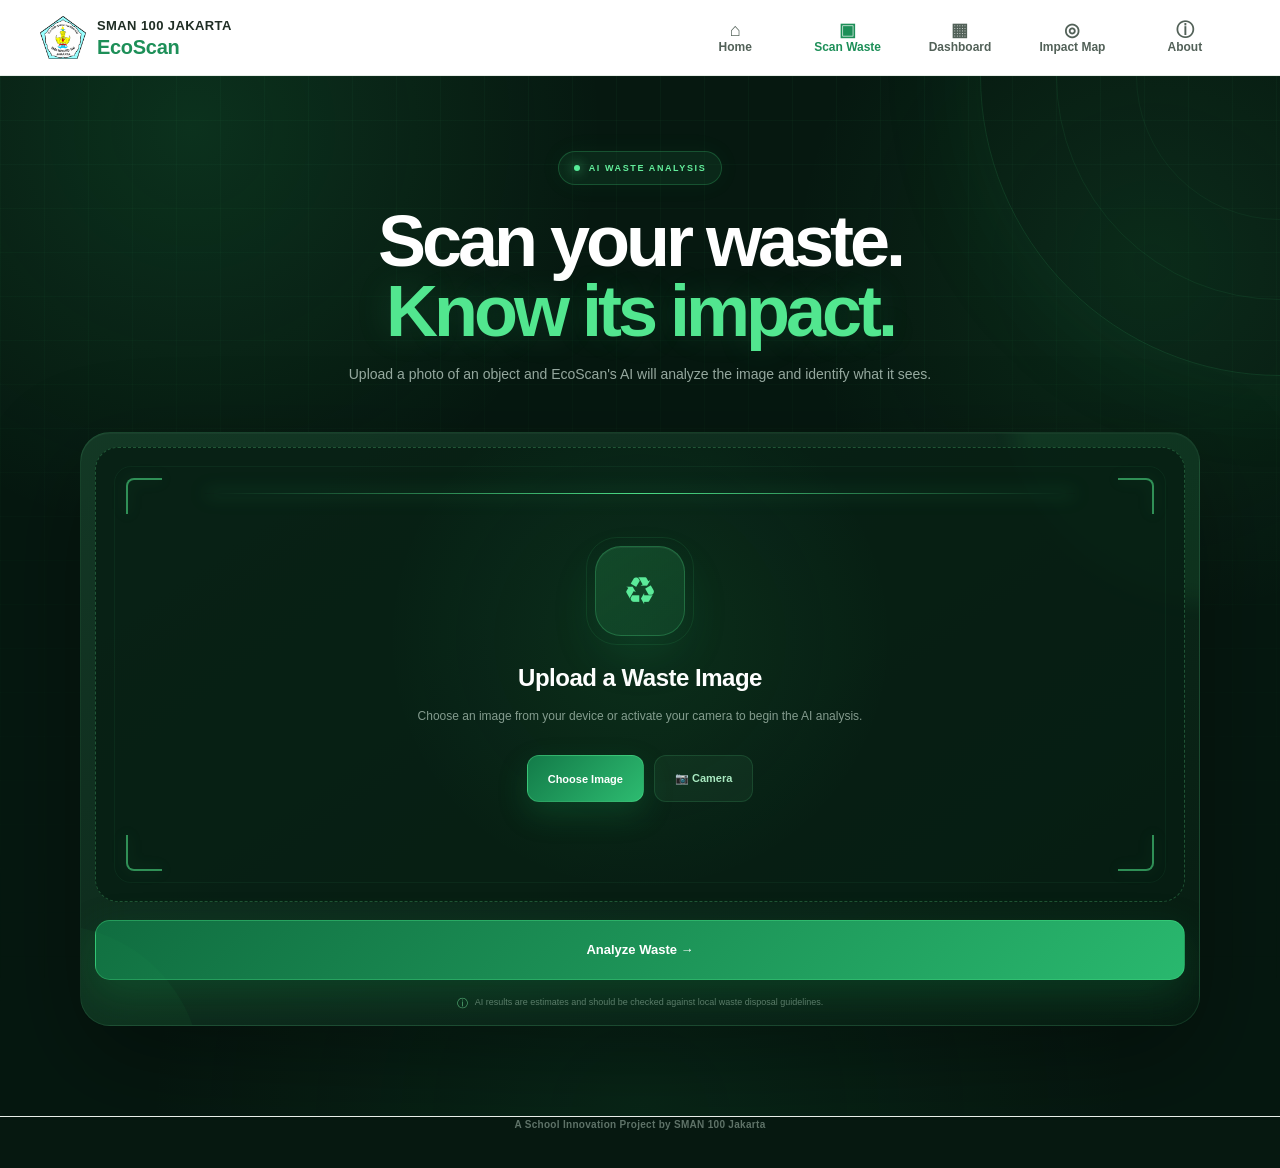
<file: scan.html>
<!DOCTYPE html>
<html lang="en">

<head>

    <meta charset="UTF-8">

    <meta
        name="viewport"
        content="width=device-width, initial-scale=1.0"
    >

    <meta
        name="description"
        content="Scan and identify waste using EcoScan AI."
    >

    <meta
        name="theme-color"
        content="#061810"
    >

    <link
        rel="icon"
        type="image/png"
        href="images/sman100-logo.png"
    >

    <link
        rel="stylesheet"
        href="css/style.css?v=20260929-nav-global"
    >

    <title>Scan Waste — EcoScan</title>

    <style>

        .scan-page {
            position: relative;
            min-height: calc(100vh - 76px);
            overflow: hidden;
            padding: 75px 5% 90px;

            background:
                radial-gradient(
                    circle at 15% 5%,
                    rgba(49, 220, 117, 0.13),
                    transparent 28%
                ),
                radial-gradient(
                    circle at 90% 18%,
                    rgba(52, 196, 105, 0.11),
                    transparent 25%
                ),
                radial-gradient(
                    circle at 50% 100%,
                    rgba(18, 103, 58, 0.18),
                    transparent 40%
                ),
                #061810;
        }

        .scan-page::before {
            content: "";
            position: absolute;
            inset: 0;
            pointer-events: none;

            background-image:
                linear-gradient(
                    rgba(85, 230, 139, 0.035) 1px,
                    transparent 1px
                ),
                linear-gradient(
                    90deg,
                    rgba(85, 230, 139, 0.035) 1px,
                    transparent 1px
                );

            background-size: 44px 44px;

            mask-image:
                linear-gradient(
                    to bottom,
                    black,
                    transparent 92%
                );
        }

        .scan-decoration {
            position: absolute;
            width: 600px;
            height: 600px;
            right: -300px;
            top: -300px;

            border:
                1px solid
                rgba(71, 224, 130, 0.12);

            border-radius: 50%;

            box-shadow:
                0 0 120px
                rgba(44, 210, 108, 0.08);

            pointer-events: none;
        }

        .scan-decoration::before {
            content: "";
            position: absolute;
            inset: 75px;

            border:
                1px solid
                rgba(71, 224, 130, 0.08);

            border-radius: 50%;
        }

        .scan-decoration::after {
            content: "";
            position: absolute;
            inset: 155px;

            border:
                1px solid
                rgba(71, 224, 130, 0.06);

            border-radius: 50%;
        }

        .scan-container {
            position: relative;
            z-index: 2;
            width: 100%;
            max-width: 1120px;
            margin: 0 auto;
        }

        .scan-header {
            max-width: 760px;
            margin: 0 auto 45px;
            text-align: center;

            animation:
                scanFadeUp
                0.7s
                cubic-bezier(.22, 1, .36, 1);
        }

        .scan-badge {
            display: inline-flex;
            align-items: center;
            gap: 9px;

            padding: 9px 15px;

            border:
                1px solid
                rgba(70, 230, 134, 0.22);

            border-radius: 999px;

            background:
                rgba(44, 157, 88, 0.12);

            color: #63ed9b;

            font-size: 9px;
            font-weight: 850;
            letter-spacing: 1.6px;

            box-shadow:
                0 0 25px
                rgba(54, 220, 117, 0.05);
        }

        .scan-badge::before {
            content: "";

            width: 6px;
            height: 6px;

            border-radius: 50%;

            background: #57ed99;

            box-shadow:
                0 0 12px
                rgba(87, 237, 153, 0.9);

            animation:
                scanPulse
                1.6s
                infinite;
        }

        .scan-header h1 {
            margin: 22px 0 16px;

            color: #ffffff;

            font-size:
                clamp(
                    46px,
                    6vw,
                    72px
                );

            line-height: 0.96;
            letter-spacing: -4px;
            font-weight: 900;
        }

        .scan-header h1 span {
            color: #52e68f;

            text-shadow:
                0 0 35px
                rgba(67, 226, 133, 0.16);
        }

        .scan-header p {
            max-width: 650px;
            margin: 0 auto;

            color:
                rgba(220, 239, 228, 0.68);

            font-size: 14px;
            line-height: 1.8;
        }

        .scan-card {
            position: relative;
            overflow: hidden;

            padding: 14px;

            border:
                1px solid
                rgba(103, 238, 157, 0.13);

            border-radius: 30px;

            background:
                linear-gradient(
                    145deg,
                    rgba(21, 59, 39, 0.92),
                    rgba(7, 28, 18, 0.96)
                );

            box-shadow:
                0 35px 100px
                rgba(0, 0, 0, 0.34),

                inset 0 1px 0
                rgba(255,255,255,0.035);

            backdrop-filter: blur(25px);

            animation:
                scanFadeUp
                0.8s
                0.08s
                cubic-bezier(.22, 1, .36, 1)
                both;
        }

        .scan-card::before {
            content: "";

            position: absolute;

            width: 420px;
            height: 420px;

            right: -230px;
            top: -250px;

            border-radius: 50%;

            background:
                rgba(58, 225, 120, 0.07);

            filter: blur(10px);

            pointer-events: none;
        }

        .scan-card::after {
            content: "";

            position: absolute;

            width: 300px;
            height: 300px;

            left: -180px;
            bottom: -200px;

            border-radius: 50%;

            background:
                rgba(35, 166, 91, 0.06);

            pointer-events: none;
        }

        .upload-area {
            position: relative;

            min-height: 455px;

            overflow: hidden;

            display: flex;

            align-items: center;
            justify-content: center;

            border:
                1px dashed
                rgba(95, 226, 140, 0.28);

            border-radius: 23px;

            background:
                radial-gradient(
                    circle at 50% 42%,
                    rgba(58, 223, 118, 0.08),
                    transparent 42%
                ),

                rgba(7, 30, 19, 0.82);

            cursor: pointer;

            transition:
                border-color .3s ease,
                background .3s ease,
                transform .3s ease;
        }

        .upload-area:hover {
            border-color:
                rgba(88, 237, 143, 0.58);

            background:
                radial-gradient(
                    circle at 50% 42%,
                    rgba(58, 223, 118, 0.12),
                    transparent 45%
                ),

                rgba(8, 36, 22, 0.9);

            transform: translateY(-2px);
        }

        .upload-area::before {
            content: "";

            position: absolute;
            inset: 18px;

            border:
                1px solid
                rgba(85, 231, 139, 0.055);

            border-radius: 17px;

            pointer-events: none;
        }

        .upload-corner {
            position: absolute;

            width: 36px;
            height: 36px;

            z-index: 3;

            border-color:
                rgba(83, 236, 142, 0.55);

            border-style: solid;

            filter:
                drop-shadow(
                    0 0 7px
                    rgba(70, 231, 132, 0.25)
                );
        }

        .upload-corner.tl {
            top: 30px;
            left: 30px;
            border-width: 2px 0 0 2px;
            border-radius: 8px 0 0 0;
        }

        .upload-corner.tr {
            top: 30px;
            right: 30px;
            border-width: 2px 2px 0 0;
            border-radius: 0 8px 0 0;
        }

        .upload-corner.bl {
            bottom: 30px;
            left: 30px;
            border-width: 0 0 2px 2px;
            border-radius: 0 0 0 8px;
        }

        .upload-corner.br {
            bottom: 30px;
            right: 30px;
            border-width: 0 2px 2px 0;
            border-radius: 0 0 8px 0;
        }

        .upload-scan-line {
            position: absolute;

            left: 10%;
            right: 10%;
            top: 10%;

            height: 1px;
            z-index: 2;

            background:
                linear-gradient(
                    90deg,
                    transparent,
                    rgba(82, 239, 145, 0.9),
                    transparent
                );

            box-shadow:
                0 0 18px
                rgba(82, 239, 145, 0.7);

            animation:
                idleScan
                4s
                ease-in-out
                infinite;

            pointer-events: none;
        }

        .upload-content {
            position: relative;

            z-index: 4;

            padding: 45px 25px;

            text-align: center;
        }

        .upload-icon {
            position: relative;

            width: 90px;
            height: 90px;

            margin: 0 auto 23px;

            display: flex;

            align-items: center;
            justify-content: center;

            border:
                1px solid
                rgba(82, 232, 139, 0.25);

            border-radius: 26px;

            background:
                linear-gradient(
                    145deg,
                    rgba(54, 199, 108, 0.2),
                    rgba(25, 104, 60, 0.35)
                );

            color: #5bea99;

            font-size: 38px;

            box-shadow:
                0 20px 45px
                rgba(22, 158, 82, 0.14),

                inset 0 1px 0
                rgba(255,255,255,0.05);

            animation:
                iconFloat
                3s
                ease-in-out
                infinite;
        }

        .upload-icon::before {
            content: "";

            position: absolute;
            inset: -10px;

            border:
                1px solid
                rgba(73, 225, 132, 0.10);

            border-radius: 31px;
        }

        .upload-content h2 {
            margin: 0 0 9px;

            color: #ffffff;

            font-size: 24px;
            font-weight: 850;
            letter-spacing: -0.5px;
        }

        .upload-content p {
            max-width: 450px;

            margin: 0 auto 28px;

            color:
                rgba(213, 235, 222, 0.60);

            font-size: 12px;
            line-height: 1.75;
        }

        .upload-buttons {
            display: flex;

            justify-content: center;
            align-items: center;

            gap: 10px;

            flex-wrap: wrap;
        }

        .upload-button,
        .camera-button {
            min-height: 47px;

            padding: 12px 20px;

            border-radius: 12px;

            font-family: inherit;
            font-size: 11px;
            font-weight: 850;

            cursor: pointer;

            transition:
                transform .25s ease,
                box-shadow .25s ease,
                background .25s ease;
        }

        .upload-button {
            border:
                1px solid
                rgba(93, 236, 145, 0.32);

            background:
                linear-gradient(
                    135deg,
                    #137b49,
                    #2dbb70
                );

            color: #ffffff;

            box-shadow:
                0 12px 30px
                rgba(22, 145, 77, 0.24);
        }

        .upload-button:hover {
            transform: translateY(-2px);

            box-shadow:
                0 16px 35px
                rgba(22, 177, 91, 0.34);
        }

        .camera-button {
            border:
                1px solid
                rgba(89, 221, 139, 0.15);

            background:
                rgba(69, 143, 94, 0.12);

            color: #a9e9c1;
        }

        .camera-button:hover {
            transform: translateY(-2px);

            background:
                rgba(69, 178, 103, 0.18);
        }

        #fileInput {
            display: none;
        }

        /* ================= CAMERA ================= */

        .camera-panel {
            position: relative;
            z-index: 10;

            width: 100%;

            padding: 24px;

            text-align: center;
        }

        .camera-wrapper {
            position: relative;

            width: 100%;
            max-width: 760px;

            margin: 0 auto;

            overflow: hidden;

            border:
                1px solid
                rgba(93, 237, 147, 0.22);

            border-radius: 21px;

            background: #03130b;

            box-shadow:
                0 25px 70px
                rgba(0, 0, 0, 0.35);
        }

        #cameraVideo {
            width: 100%;

            max-height: 500px;

            min-height: 320px;

            display: block;

            object-fit: cover;

            background: #020b06;
        }

        .camera-frame {
            position: absolute;

            inset: 18px;

            z-index: 3;

            border:
                1px solid
                rgba(110, 241, 161, 0.18);

            border-radius: 14px;

            pointer-events: none;
        }

        .camera-frame::before,
        .camera-frame::after {
            content: "";

            position: absolute;

            width: 34px;
            height: 34px;

            border-color: #65eda0;

            border-style: solid;

            opacity: .9;
        }

        .camera-frame::before {
            top: -1px;
            left: -1px;

            border-width: 2px 0 0 2px;
        }

        .camera-frame::after {
            right: -1px;
            bottom: -1px;

            border-width: 0 2px 2px 0;
        }

        .camera-scan-line {
            position: absolute;

            left: 10%;
            right: 10%;

            top: 8%;

            height: 2px;

            z-index: 4;

            background:
                linear-gradient(
                    90deg,
                    transparent,
                    #61ef9c,
                    transparent
                );

            box-shadow:
                0 0 20px
                rgba(97, 239, 156, .9);

            animation:
                cameraScan 2.7s
                ease-in-out
                infinite;

            pointer-events: none;
        }

        .camera-controls {
            display: flex;

            justify-content: center;

            gap: 10px;

            margin-top: 18px;

            flex-wrap: wrap;
        }

        .capture-button,
        .close-camera-button {
            min-height: 48px;

            padding: 12px 22px;

            border-radius: 12px;

            font-family: inherit;

            font-size: 11px;
            font-weight: 850;

            cursor: pointer;
        }

        .capture-button {
            border:
                1px solid
                rgba(93, 236, 145, 0.32);

            background:
                linear-gradient(
                    135deg,
                    #137b49,
                    #2dbb70
                );

            color: #ffffff;

            box-shadow:
                0 12px 30px
                rgba(22, 145, 77, 0.24);
        }

        .close-camera-button {
            border:
                1px solid
                rgba(89, 221, 139, 0.15);

            background:
                rgba(69, 143, 94, 0.12);

            color: #a9e9c1;
        }

        .preview {
            position: relative;

            z-index: 4;

            width: 100%;

            padding: 24px;

            text-align: center;
        }

        .preview-image-wrapper {
            position: relative;

            width: 100%;

            max-width: 700px;

            margin: 0 auto;

            overflow: hidden;

            border:
                1px solid
                rgba(93, 237, 147, 0.18);

            border-radius: 21px;

            background: #03130b;

            box-shadow:
                0 25px 70px
                rgba(0, 0, 0, 0.35);
        }

        .preview-image-wrapper::before {
            content: "";

            position: absolute;

            left: 0;
            right: 0;
            top: 0;

            height: 2px;

            z-index: 6;

            background:
                linear-gradient(
                    90deg,
                    transparent,
                    #67ee9d,
                    transparent
                );

            box-shadow:
                0 0 18px
                rgba(103, 238, 157, 0.8);

            animation:
                previewScan
                3.1s
                ease-in-out
                infinite;
        }

        #previewImage {
            width: 100%;

            max-height: 450px;

            min-height: 300px;

            display: block;

            object-fit: contain;

            background: #04150c;
        }

        .preview-frame {
            position: absolute;

            inset: 16px;

            z-index: 5;

            border:
                1px solid
                rgba(110, 241, 161, 0.14);

            border-radius: 13px;

            pointer-events: none;
        }

        .preview-frame::before,
        .preview-frame::after {
            content: "";

            position: absolute;

            width: 30px;
            height: 30px;

            border-color: #65eda0;
            border-style: solid;

            opacity: .8;
        }

        .preview-frame::before {
            top: -1px;
            left: -1px;

            border-width: 2px 0 0 2px;
        }

        .preview-frame::after {
            right: -1px;
            bottom: -1px;

            border-width: 0 2px 2px 0;
        }

        .file-name {
            max-width: 700px;

            overflow: hidden;

            margin: 13px auto 0;

            color:
                rgba(205, 232, 215, 0.60);

            font-size: 10px;
            font-weight: 700;

            text-overflow: ellipsis;
            white-space: nowrap;
        }

        .analyze-button {
            position: relative;

            width: 100%;

            min-height: 60px;

            margin-top: 18px;

            overflow: hidden;

            border:
                1px solid
                rgba(73, 233, 136, 0.35);

            border-radius: 15px;

            background:
                linear-gradient(
                    135deg,
                    #106d40,
                    #29b86e
                );

            color: #ffffff;

            font-family: inherit;

            font-size: 13px;
            font-weight: 850;

            cursor: pointer;

            box-shadow:
                0 15px 40px
                rgba(20, 142, 75, 0.25);

            transition:
                transform .25s ease,
                box-shadow .25s ease,
                opacity .25s ease;
        }

        .analyze-button::before {
            content: "";

            position: absolute;

            top: 0;
            left: -100%;

            width: 70%;
            height: 100%;

            background:
                linear-gradient(
                    90deg,
                    transparent,
                    rgba(255,255,255,0.18),
                    transparent
                );

            transform: skewX(-20deg);

            animation:
                buttonShine
                4s
                infinite;
        }

        .analyze-button:hover {
            transform: translateY(-2px);

            box-shadow:
                0 20px 45px
                rgba(27, 177, 91, 0.35);
        }

        .analyze-button:disabled {
            opacity: .65;

            cursor: wait;

            transform: none;
        }

        .scan-note {
            display: flex;

            align-items: center;
            justify-content: center;

            gap: 7px;

            margin-top: 15px;

            color:
                rgba(203, 225, 211, 0.46);

            font-size: 9px;
            line-height: 1.5;

            text-align: center;
        }

        .scan-note::before {
            content: "ⓘ";

            color: #62b982;

            font-size: 11px;
        }

        .school-project {
            padding: 0 20px 35px;

            background: #061810;

            color:
                rgba(202, 225, 211, 0.45);

            font-size: 10px;
            font-weight: 650;

            text-align: center;

            letter-spacing: .3px;
        }

        @keyframes scanFadeUp {
            from {
                opacity: 0;
                transform: translateY(24px);
            }

            to {
                opacity: 1;
                transform: translateY(0);
            }
        }

        @keyframes scanPulse {
            0%, 100% {
                opacity: 1;
                transform: scale(1);
            }

            50% {
                opacity: .4;
                transform: scale(.7);
            }
        }

        @keyframes iconFloat {
            0%, 100% {
                transform: translateY(0);
            }

            50% {
                transform: translateY(-7px);
            }
        }

        @keyframes idleScan {
            0% {
                top: 10%;
                opacity: 0;
            }

            15% {
                opacity: .8;
            }

            50% {
                top: 90%;
                opacity: .8;
            }

            85% {
                opacity: .8;
            }

            100% {
                top: 10%;
                opacity: 0;
            }
        }

        @keyframes previewScan {
            0% {
                top: 4%;
                opacity: 0;
            }

            12% {
                opacity: 1;
            }

            50% {
                top: 96%;
                opacity: 1;
            }

            88% {
                opacity: 1;
            }

            100% {
                top: 4%;
                opacity: 0;
            }
        }

        @keyframes cameraScan {
            0% {
                top: 8%;
                opacity: 0;
            }

            15% {
                opacity: 1;
            }

            50% {
                top: 92%;
                opacity: 1;
            }

            85% {
                opacity: 1;
            }

            100% {
                top: 8%;
                opacity: 0;
            }
        }

        @keyframes buttonShine {
            0% {
                left: -100%;
            }

            25%, 100% {
                left: 135%;
            }
        }

        @media (max-width: 700px) {

            .scan-page {
                padding: 55px 16px 65px;
            }

            .scan-header {
                margin-bottom: 30px;
            }

            .scan-header h1 {
                font-size: 43px;
                letter-spacing: -2.5px;
            }

            .scan-card {
                padding: 10px;
                border-radius: 22px;
            }

            .upload-area {
                min-height: 350px;
                border-radius: 18px;
            }

            .upload-corner {
                width: 25px;
                height: 25px;
            }

            .upload-corner.tl,
            .upload-corner.tr {
                top: 22px;
            }

            .upload-corner.bl,
            .upload-corner.br {
                bottom: 22px;
            }

            .upload-corner.tl,
            .upload-corner.bl {
                left: 22px;
            }

            .upload-corner.tr,
            .upload-corner.br {
                right: 22px;
            }

            .upload-content {
                padding: 30px 15px;
            }

            .upload-icon {
                width: 72px;
                height: 72px;
                font-size: 30px;
            }

            .upload-content h2 {
                font-size: 19px;
            }

            .upload-buttons {
                flex-direction: column;
                width: 100%;
            }

            .upload-button,
            .camera-button {
                width: 100%;
            }

            .camera-panel {
                padding: 12px;
            }

            #cameraVideo {
                min-height: 240px;
                max-height: 370px;
            }

            .preview {
                padding: 12px;
            }

            #previewImage {
                min-height: 240px;
                max-height: 370px;
            }
        }

        @media (max-width: 430px) {

            .scan-header h1 {
                font-size: 37px;
            }

            .upload-area {
                min-height: 330px;
            }
        }

    </style>

</head>

<body>

    <nav>

        <a
            href="index.html"
            class="brand"
        >

            <img
                src="images/sman100-logo.png"
                alt="SMAN 100 Jakarta Logo"
                class="school-logo"
                onerror="this.style.visibility='hidden';"
            >

            <div class="brand-text">

                <div class="school-name">
                    SMAN 100 JAKARTA
                </div>

                <div class="eco-name">
                    EcoScan
                </div>

            </div>

        </a>

        <ul class="nav-links">

            <li>
                <a href="index.html">
                    Home
                </a>
            </li>

            <li>
                <a
                    href="scan.html"
                    class="active"
                >
                    Scan Waste
                </a>
            </li>

            <li>
                <a href="dashboard.html">
                    Dashboard
                </a>
            </li>

            <li>
                <a href="map.html">
                    Impact Map
                </a>
            </li>

            <li>
                <a href="about.html">
                    About
                </a>
            </li>

        </ul>

    </nav>

    <main class="scan-page">

        <div class="scan-decoration"></div>

        <div class="scan-container">

            <div class="scan-header">

                <div class="scan-badge">
                    AI WASTE ANALYSIS
                </div>

                <h1>
                    Scan your waste.<br>
                    <span>Know its impact.</span>
                </h1>

                <p>
                    Upload a photo of an object and
                    EcoScan's AI will analyze the image
                    and identify what it sees.
                </p>

            </div>

            <div class="scan-card">

                <input
                    type="file"
                    id="fileInput"
                    accept="image/*"
                >

                <div
                    class="upload-area"
                    id="uploadArea"
                >

                    <div class="upload-corner tl"></div>
                    <div class="upload-corner tr"></div>
                    <div class="upload-corner bl"></div>
                    <div class="upload-corner br"></div>

                    <div class="upload-scan-line"></div>

                    <div
                        class="upload-content"
                        id="uploadContent"
                    >

                        <div class="upload-icon">
                            ♻
                        </div>

                        <h2>
                            Upload a Waste Image
                        </h2>

                        <p>
                            Choose an image from your device
                            or activate your camera to begin
                            the AI analysis.
                        </p>

                        <div class="upload-buttons">

                            <button
                                type="button"
                                class="upload-button"
                                id="chooseImageButton"
                            >
                                Choose Image
                            </button>

                            <button
                                type="button"
                                class="camera-button"
                                id="cameraButton"
                            >
                                📷 Camera
                            </button>

                        </div>

                    </div>

                    <!-- CAMERA -->

                    <div
                        class="camera-panel"
                        id="cameraPanel"
                        style="display:none;"
                    >

                        <div class="camera-wrapper">

                            <video
                                id="cameraVideo"
                                autoplay
                                playsinline
                                muted
                            ></video>

                            <div class="camera-frame"></div>

                            <div class="camera-scan-line"></div>

                        </div>

                        <div class="camera-controls">

                            <button
                                type="button"
                                class="capture-button"
                                id="captureButton"
                            >
                                📸 Capture Photo
                            </button>

                            <button
                                type="button"
                                class="close-camera-button"
                                id="closeCameraButton"
                            >
                                ✕ Close Camera
                            </button>

                        </div>

                    </div>

                    <!-- PREVIEW -->

                    <div
                        class="preview"
                        id="preview"
                        style="display:none;"
                    >

                        <div class="preview-image-wrapper">

                            <img
                                id="previewImage"
                                alt="Selected waste image"
                            >

                            <div class="preview-frame"></div>

                        </div>

                        <div
                            class="file-name"
                            id="fileName"
                        ></div>

                    </div>

                </div>

                <button
                    type="button"
                    class="analyze-button"
                    id="analyzeButton"
                >
                    Analyze Waste →
                </button>

                <div class="scan-note">

                    AI results are estimates and should be
                    checked against local waste disposal guidelines.

                </div>

            </div>

        </div>

    </main>

    <div class="school-project">

        A School Innovation Project by SMAN 100 Jakarta

    </div>

    <script>

        /* ==============================
           SUPABASE
        ============================== */

        const SUPABASE_URL =
            "https://nfajggmjrloccvnvdlke.supabase.co";

        const SUPABASE_KEY =
            "sb_publishable_lbTp0UEIRl24JS4aime6TA_Moz9q037";

        const FUNCTION_URL =
            `${SUPABASE_URL}/functions/v1/analyze-waste`;


        /* ==============================
           ELEMENTS
        ============================== */

        const fileInput =
            document.getElementById("fileInput");

        const uploadArea =
            document.getElementById("uploadArea");

        const uploadContent =
            document.getElementById("uploadContent");

        const chooseImageButton =
            document.getElementById("chooseImageButton");

        const cameraButton =
            document.getElementById("cameraButton");

        const captureButton =
            document.getElementById("captureButton");

        const closeCameraButton =
            document.getElementById("closeCameraButton");

        const analyzeButton =
            document.getElementById("analyzeButton");

        const preview =
            document.getElementById("preview");

        const previewImage =
            document.getElementById("previewImage");

        const fileName =
            document.getElementById("fileName");

        const cameraPanel =
            document.getElementById("cameraPanel");

        const cameraVideo =
            document.getElementById("cameraVideo");


        /* ==============================
           VARIABLES
        ============================== */

        let selectedFile = null;

        let cameraStream = null;


        /* ==============================
           UPLOAD AREA
        ============================== */

        uploadArea.addEventListener(
            "click",
            function(event) {

                /*
                 * IMPORTANT:
                 * Do NOT open file picker if the
                 * user clicked a button.
                 */

                if (
                    event.target.closest("button")
                ) {
                    return;
                }

                openFilePicker();

            }
        );


        /* ==============================
           CHOOSE IMAGE
        ============================== */

        chooseImageButton.addEventListener(
            "click",
            function(event) {

                event.preventDefault();
                event.stopPropagation();

                closeCamera();

                fileInput.click();

            }
        );


        /* ==============================
           CAMERA BUTTON
        ============================== */

        cameraButton.addEventListener(
            "click",
            async function(event) {

                event.preventDefault();
                event.stopPropagation();

                await openCamera();

            }
        );


        /* ==============================
           CAPTURE BUTTON
        ============================== */

        captureButton.addEventListener(
            "click",
            function(event) {

                event.preventDefault();
                event.stopPropagation();

                capturePhoto();

            }
        );


        /* ==============================
           CLOSE CAMERA BUTTON
        ============================== */

        closeCameraButton.addEventListener(
            "click",
            function(event) {

                event.preventDefault();
                event.stopPropagation();

                closeCamera();

            }
        );


        /* ==============================
           ANALYZE BUTTON
        ============================== */

        analyzeButton.addEventListener(
            "click",
            function(event) {

                event.preventDefault();
                event.stopPropagation();

                analyzeImage();

            }
        );


        /* ==============================
           FILE PICKER
        ============================== */

        function openFilePicker() {

            closeCamera();

            fileInput.click();

        }


        /* ==============================
           CAMERA
        ============================== */

        async function openCamera() {

            if (
                !navigator.mediaDevices ||
                !navigator.mediaDevices.getUserMedia
            ) {

                alert(
                    "Camera access is not supported by this browser."
                );

                return;

            }

            try {

                closePreview();

                uploadContent.style.display =
                    "none";

                preview.style.display =
                    "none";

                cameraPanel.style.display =
                    "block";


                cameraStream =
                    await navigator.mediaDevices.getUserMedia({

                        video: {

                            facingMode: {
                                ideal: "environment"
                            },

                            width: {
                                ideal: 1280
                            },

                            height: {
                                ideal: 720
                            }

                        },

                        audio: false

                    });


                cameraVideo.srcObject =
                    cameraStream;


                await cameraVideo.play();


            } catch (error) {

                console.error(
                    "Camera error:",
                    error
                );


                cameraPanel.style.display =
                    "none";

                uploadContent.style.display =
                    "block";


                if (
                    error.name ===
                    "NotAllowedError"
                ) {

                    alert(
                        "Camera permission was denied. Please allow camera access in your browser settings."
                    );

                }

                else if (
                    error.name ===
                    "NotFoundError"
                ) {

                    alert(
                        "No camera was found on this device."
                    );

                }

                else if (
                    error.name ===
                    "NotReadableError"
                ) {

                    alert(
                        "The camera is already being used by another application."
                    );

                }

                else {

                    alert(
                        "Unable to access the camera.\n\n" +
                        error.message
                    );

                }

            }

        }


        /* ==============================
           CAPTURE PHOTO
        ============================== */

        function capturePhoto() {

            if (
                !cameraVideo.videoWidth ||
                !cameraVideo.videoHeight
            ) {

                alert(
                    "Camera is not ready yet. Please wait a moment."
                );

                return;

            }


            const canvas =
                document.createElement("canvas");


            canvas.width =
                cameraVideo.videoWidth;

            canvas.height =
                cameraVideo.videoHeight;


            const context =
                canvas.getContext("2d");


            context.drawImage(
                cameraVideo,
                0,
                0,
                canvas.width,
                canvas.height
            );


            canvas.toBlob(
                function(blob) {

                    if (!blob) {

                        alert(
                            "Failed to capture the photo."
                        );

                        return;

                    }


                    selectedFile =
                        new File(
                            [blob],
                            `ecoscan-camera-${Date.now()}.jpg`,
                            {
                                type:
                                    "image/jpeg"
                            }
                        );


                    const imageURL =
                        URL.createObjectURL(
                            selectedFile
                        );


                    previewImage.src =
                        imageURL;


                    fileName.innerText =
                        selectedFile.name;


                    closeCamera();


                    preview.style.display =
                        "block";

                },

                "image/jpeg",

                0.92

            );

        }


        /* ==============================
           CLOSE CAMERA
        ============================== */

        function closeCamera() {

            if (cameraStream) {

                cameraStream
                    .getTracks()
                    .forEach(
                        function(track) {

                            track.stop();

                        }
                    );

                cameraStream = null;

            }


            cameraVideo.srcObject =
                null;


            cameraPanel.style.display =
                "none";


            if (!selectedFile) {

                uploadContent.style.display =
                    "block";

            }

        }


        /* ==============================
           CLOSE PREVIEW
        ============================== */

        function closePreview() {

            preview.style.display =
                "none";

        }


        /* ==============================
           FILE SELECT
        ============================== */

        fileInput.addEventListener(
            "change",
            function() {

                const file =
                    this.files[0];


                if (!file) {

                    return;

                }


                if (
                    !file.type.startsWith("image/") ||
                    file.size > 15 * 1024 * 1024
                ) {

                    alert(
                        "Choose an image smaller than 15 MB."
                    );

                    this.value = "";
                    selectedFile = null;
                    preview.style.display = "none";
                    uploadContent.style.display = "block";

                    return;

                }


                selectedFile =
                    file;


                const imageURL =
                    URL.createObjectURL(
                        file
                    );


                previewImage.src =
                    imageURL;


                fileName.innerText =
                    file.name;


                uploadContent.style.display =
                    "none";


                cameraPanel.style.display =
                    "none";


                preview.style.display =
                    "block";

            }
        );


        /* ==============================
           BASE64
        ============================== */

        function fileToBase64(file) {

            return new Promise(
                async function(resolve, reject) {

                    let bitmap;

                    try {

                        bitmap =
                            await createImageBitmap(file);

                        const maxDimension = 1280;
                        const scale = Math.min(
                            1,
                            maxDimension / Math.max(
                                bitmap.width,
                                bitmap.height
                            )
                        );
                        const canvas =
                            document.createElement("canvas");

                        canvas.width =
                            Math.round(bitmap.width * scale);
                        canvas.height =
                            Math.round(bitmap.height * scale);

                        const context =
                            canvas.getContext("2d");

                        context.drawImage(
                            bitmap,
                            0,
                            0,
                            canvas.width,
                            canvas.height
                        );

                        bitmap.close();

                        canvas.toBlob(
                            function(blob) {

                                if (!blob) {

                                    reject(
                                        new Error(
                                            "Could not prepare this image for analysis."
                                        )
                                    );

                                    return;

                                }

                                const reader =
                                    new FileReader();

                                reader.onload =
                                    function() {
                                        resolve(reader.result);
                                    };

                                reader.onerror =
                                    function(error) {
                                        reject(error);
                                    };

                                reader.readAsDataURL(blob);

                            },
                            "image/jpeg",
                            0.72
                        );

                    } catch (error) {

                        if (bitmap) {
                            bitmap.close();
                        }

                        reject(error);

                    }

                }
            );

        }


        /* ==============================
           AI ANALYSIS
        ============================== */

        async function analyzeImage() {

            if (!selectedFile) {

                alert(
                    "Please select an image first."
                );

                return;

            }


            analyzeButton.disabled =
                true;


            analyzeButton.innerText =
                "Analyzing with AI...";


            try {

                const imageBase64 =
                    await fileToBase64(
                        selectedFile
                    );


                const response =
                    await fetch(
                        FUNCTION_URL,
                        {

                            method:
                                "POST",

                            headers: {

                                "apikey":
                                    SUPABASE_KEY,

                                "Authorization":
                                    `Bearer ${SUPABASE_KEY}`,

                                "Content-Type":
                                    "application/json"

                            },

                            body:
                                JSON.stringify({

                                    image:
                                        imageBase64

                                })

                        }
                    );


                const result =
                    await response.json();


                if (!response.ok) {

                    throw new Error(
                        result.error ||
                        result.details ||
                        `AI request failed: ${response.status}`
                    );

                }


                if (
                    !result.predictions ||
                    result.predictions.length === 0
                ) {

                    throw new Error(
                        "AI returned no predictions."
                    );

                }


                const topPrediction =
                    result.predictions[0];


                const aiLabel =
                    topPrediction.label ||
                    "Unknown";


                const aiConfidence =
                    Number(
                        topPrediction.score || 0
                    );


                const scanResult = {

                    image:
                        imageBase64,

                    label:
                        aiLabel,

                    confidence:
                        aiConfidence,

                    predictions:
                        result.predictions,

                    fileName:
                        selectedFile.name

                };


                sessionStorage.setItem(
                    "ecoScanAIResult",
                    JSON.stringify(
                        scanResult
                    )
                );


                window.location.href =
                    "result.html";


            } catch (error) {

                console.error(
                    "AI analysis failed:",
                    error
                );


                alert(
                    "AI analysis failed.\n\n" +
                    error.message
                );


                analyzeButton.disabled =
                    false;


                analyzeButton.innerText =
                    "Analyze Waste →";

            }

        }

    </script>

</body>

</html>
</file>
<file: css/style.css>
* {
    margin: 0;
    padding: 0;
    box-sizing: border-box;
}

html {
    scroll-behavior: smooth;
}

body {
    font-family: Arial, Helvetica, sans-serif;
    background: #f7faf8;
    color: #1f2d24;
    line-height: 1.6;
}

a {
    text-decoration: none;
    color: inherit;
}

button {
    font-family: inherit;
}


/* =========================================================
   NAVBAR
========================================================= */

nav {
    width: 100%;
    min-height: 76px;

    background: #ffffff;
    border-bottom: 1px solid #e8eee9;

    display: flex;
    align-items: center;
    justify-content: space-between;

    padding: 0 40px;

    position: sticky;
    top: 0;
    z-index: 1000;
}


/* =========================================================
   BRAND
========================================================= */

.brand {
    display: flex;
    align-items: center;
    gap: 11px;

    flex-shrink: 0;
    text-decoration: none;
}

.school-logo {
    width: 46px;
    height: 46px;

    object-fit: contain;
    display: block;
}

.brand-text {
    display: flex;
    flex-direction: column;
    justify-content: center;

    line-height: 1;
}

.school-name {
    font-family: Arial, Helvetica, sans-serif;

    font-size: 13px;
    font-weight: 800;

    letter-spacing: 0.4px;

    color: #1f2d24;

    white-space: nowrap;
}

.eco-name {
    font-family: Arial, Helvetica, sans-serif;

    font-size: 20px;
    font-weight: 800;

    letter-spacing: -0.3px;

    color: #1d8f58;

    margin-top: 5px;

    white-space: nowrap;
}


/* =========================================================
   NAVIGATION
========================================================= */

.nav-links {
    display: grid;
    align-items: center;
    grid-template-columns: repeat(5, minmax(0, 1fr));
    width: min(100%, 560px);
    gap: 2px;

    list-style: none;

    margin: 0;
    padding: 0;
}

.nav-links li {
    list-style: none;
    margin: 0;
    padding: 0;
}

.nav-links a {
    font-family: Arial, Helvetica, sans-serif;
    min-height: 48px;
    display: flex;
    flex-direction: column;
    align-items: center;
    justify-content: center;
    gap: 2px;
    padding: 4px 1px;
    font-size: 12px;
    font-weight: 600;
    line-height: 1.15;
    color: #526158;
    text-decoration: none;
    text-align: center;
    transition: color 0.2s ease;
}

.nav-links a::before {
    font-size: 18px;
    line-height: 1;
}

.nav-links a[href="index.html"]::before {
    content: "⌂";
}

.nav-links a[href="scan.html"]::before {
    content: "▣";
}

.nav-links a[href="dashboard.html"]::before {
    content: "▦";
}

.nav-links a[href="map.html"]::before {
    content: "◎";
}

.nav-links a[href="about.html"]::before {
    content: "ⓘ";
}

.nav-links a:hover {
    color: #1d8f58;
}

.nav-links a.active {
    color: #1d8f58;
    font-weight: 700;
}


/* =========================================================
   HERO
========================================================= */

.hero {
    min-height: calc(100vh - 76px);

    display: flex;
    align-items: center;

    padding: 80px 8%;

    background:
        radial-gradient(
            circle at 85% 20%,
            rgba(29, 143, 88, 0.12),
            transparent 30%
        ),
        linear-gradient(
            135deg,
            #f7faf8 0%,
            #eef7f1 100%
        );
}

.hero-container {
    width: 100%;
    max-width: 1200px;

    margin: 0 auto;

    display: grid;
    grid-template-columns: 1fr 1fr;

    gap: 70px;

    align-items: center;
}


/* =========================================================
   HERO CONTENT
========================================================= */

.hero-content {
    max-width: 620px;
}

.hero-badge {
    display: inline-flex;
    align-items: center;

    padding: 8px 14px;

    border-radius: 999px;

    background: #e3f4ea;
    color: #1d8f58;

    font-size: 12px;
    font-weight: 800;

    letter-spacing: 1px;

    margin-bottom: 22px;
}

.hero h1 {
    font-size: clamp(42px, 5vw, 70px);

    line-height: 1.05;

    letter-spacing: -2px;

    color: #183125;

    margin-bottom: 24px;
}

.hero h1 span {
    color: #1d8f58;
}

.hero-description {
    max-width: 560px;

    font-size: 17px;
    line-height: 1.8;

    color: #627168;

    margin-bottom: 34px;
}


/* =========================================================
   BUTTONS
========================================================= */

.hero-buttons {
    display: flex;
    align-items: center;

    gap: 14px;

    margin-bottom: 42px;
}

.primary-button {
    display: inline-flex;
    align-items: center;
    justify-content: center;

    padding: 14px 22px;

    background: #1d8f58;
    color: #ffffff;

    border-radius: 10px;

    font-size: 14px;
    font-weight: 700;

    transition:
        transform 0.2s ease,
        background 0.2s ease,
        box-shadow 0.2s ease;
}

.primary-button:hover {
    background: #167447;

    transform: translateY(-2px);

    box-shadow:
        0 10px 24px rgba(29, 143, 88, 0.2);
}

.secondary-button {
    display: inline-flex;
    align-items: center;
    justify-content: center;

    padding: 14px 22px;

    background: #ffffff;
    color: #1d8f58;

    border: 1px solid #cfe3d6;

    border-radius: 10px;

    font-size: 14px;
    font-weight: 700;

    transition:
        transform 0.2s ease,
        background 0.2s ease;
}

.secondary-button:hover {
    background: #f0f8f3;

    transform: translateY(-2px);
}


/* =========================================================
   FEATURES
========================================================= */

.hero-features {
    display: flex;
    flex-wrap: wrap;

    gap: 24px;
}

.hero-feature {
    display: flex;
    align-items: center;

    gap: 9px;

    color: #526158;

    font-size: 13px;
    font-weight: 600;
}

.hero-feature-icon {
    width: 30px;
    height: 30px;

    display: flex;
    align-items: center;
    justify-content: center;

    border-radius: 8px;

    background: #e3f4ea;

    font-size: 15px;
}


/* =========================================================
   SCANNER CARD
========================================================= */

.hero-visual {
    display: flex;
    justify-content: center;
    align-items: center;
}

.scanner-card {
    width: 100%;
    max-width: 430px;

    padding: 28px;

    background: #ffffff;

    border: 1px solid #e1ebe4;

    border-radius: 24px;

    box-shadow:
        0 25px 70px rgba(31, 60, 44, 0.1);

    position: relative;
}

.scanner-top {
    display: flex;
    align-items: center;
    justify-content: space-between;

    margin-bottom: 20px;
}

.scanner-title {
    font-size: 13px;
    font-weight: 800;

    color: #1f2d24;
}

.scanner-status {
    display: flex;
    align-items: center;

    gap: 6px;

    color: #1d8f58;

    font-size: 11px;
    font-weight: 700;
}

.status-dot {
    width: 7px;
    height: 7px;

    border-radius: 50%;

    background: #1d8f58;

    animation: statusPulse 1.8s infinite;
}


/* =========================================================
   SCANNER IMAGE
========================================================= */

.scanner-image {
    min-height: 300px;

    border-radius: 18px;

    background:
        linear-gradient(
            145deg,
            #edf7f0,
            #dcefe4
        );

    display: flex;
    align-items: center;
    justify-content: center;

    position: relative;

    overflow: hidden;
}


/* =========================================================
   SCANNER CORNERS
========================================================= */

.scan-corner {
    position: absolute;

    width: 35px;
    height: 35px;

    border-color: #1d8f58;
    border-style: solid;

    z-index: 5;
}

.scan-corner.top-left {
    top: 18px;
    left: 18px;

    border-width: 3px 0 0 3px;
}

.scan-corner.top-right {
    top: 18px;
    right: 18px;

    border-width: 3px 3px 0 0;
}

.scan-corner.bottom-left {
    bottom: 18px;
    left: 18px;

    border-width: 0 0 3px 3px;
}

.scan-corner.bottom-right {
    bottom: 18px;
    right: 18px;

    border-width: 0 3px 3px 0;
}


/* =========================================================
   MOVING SCAN LINE
========================================================= */

.scan-line {
    position: absolute;

    left: 8%;

    width: 84%;
    height: 3px;

    top: 10%;

    background: #1d8f58;

    border-radius: 999px;

    box-shadow:
        0 0 8px rgba(29, 143, 88, 0.8),
        0 0 20px rgba(29, 143, 88, 0.45);

    z-index: 4;

    animation:
        scanMove 2.6s ease-in-out infinite;
}


/* =========================================================
   SCAN GLOW
========================================================= */

.scan-glow {
    position: absolute;

    left: 8%;

    width: 84%;
    height: 80px;

    top: 10%;

    background:
        linear-gradient(
            to bottom,
            rgba(29, 143, 88, 0.16),
            rgba(29, 143, 88, 0)
        );

    pointer-events: none;

    z-index: 3;

    animation:
        glowMove 2.6s ease-in-out infinite;
}


/* =========================================================
   SCANNER OBJECT
========================================================= */

.scanner-object {
    position: relative;

    z-index: 2;

    font-size: 130px;

    filter:
        drop-shadow(
            0 20px 20px
            rgba(0, 0, 0, 0.1)
        );

    animation:
        objectFloat 3s ease-in-out infinite,
        objectGlow 2.6s ease-in-out infinite;
}


/* =========================================================
   SCANNER RESULT
========================================================= */

.scanner-result {
    display: flex;
    align-items: center;
    justify-content: space-between;

    margin-top: 20px;
}

.scanner-label {
    color: #607066;

    font-size: 12px;
    font-weight: 600;
}

.scanner-value {
    color: #1f2d24;

    font-size: 16px;
    font-weight: 800;
}

.confidence {
    display: flex;
    flex-direction: column;

    align-items: flex-end;

    gap: 3px;
}

.confidence-value {
    color: #1d8f58;

    font-size: 20px;
    font-weight: 800;
}

.confidence-label {
    color: #7b887f;

    font-size: 10px;
}


/* =========================================================
   PROJECT FOOTER LABEL
========================================================= */

.school-project {
    text-align: center;

    padding: 18px 20px;

    background: #ffffff;

    border-top: 1px solid #e8eee9;

    color: #1d8f58;

    font-size: 12px;
    font-weight: 700;

    letter-spacing: 0.2px;
}


/* =========================================================
   GENERAL SECTIONS
========================================================= */

section {
    width: 100%;
}

.container {
    width: 100%;
    max-width: 1200px;

    margin: 0 auto;

    padding: 80px 24px;
}

.section-title {
    font-size: 38px;

    line-height: 1.15;

    color: #1f2d24;

    margin-bottom: 14px;
}

.section-description {
    max-width: 650px;

    color: #64736a;

    font-size: 16px;

    line-height: 1.7;
}


/* =========================================================
   ANIMATIONS
========================================================= */

@keyframes scanMove {

    0% {
        top: 10%;
        opacity: 0.5;
    }

    50% {
        top: 82%;
        opacity: 1;
    }

    100% {
        top: 10%;
        opacity: 0.5;
    }
}


@keyframes glowMove {

    0% {
        top: 10%;
        opacity: 0;
    }

    50% {
        top: 25%;
        opacity: 1;
    }

    100% {
        top: 10%;
        opacity: 0;
    }
}


@keyframes objectFloat {

    0% {
        transform: translateY(0);
    }

    50% {
        transform: translateY(-7px);
    }

    100% {
        transform: translateY(0);
    }
}


@keyframes objectGlow {

    0% {
        filter:
            drop-shadow(
                0 20px 20px
                rgba(0, 0, 0, 0.1)
            );
    }

    50% {
        filter:
            drop-shadow(
                0 0 20px
                rgba(29, 143, 88, 0.35)
            )
            drop-shadow(
                0 20px 20px
                rgba(0, 0, 0, 0.08)
            );
    }

    100% {
        filter:
            drop-shadow(
                0 20px 20px
                rgba(0, 0, 0, 0.1)
            );
    }
}


@keyframes statusPulse {

    0% {
        opacity: 1;
        transform: scale(1);
    }

    50% {
        opacity: 0.45;
        transform: scale(0.75);
    }

    100% {
        opacity: 1;
        transform: scale(1);
    }
}


/* =========================================================
   TABLET
========================================================= */

@media (max-width: 900px) {

    nav {
        padding: 0 20px;
    }

    .nav-links {
        gap: 18px;
    }

    .hero {
        padding: 60px 6%;
    }

    .hero-container {
        grid-template-columns: 1fr;

        gap: 50px;
    }

    .hero-content {
        max-width: 700px;
    }

    .hero h1 {
        font-size: 52px;
    }

    .hero-visual {
        order: 2;
    }
}


/* =========================================================
   MOBILE
========================================================= */

@media (max-width: 700px) {

    nav {
        min-height: 0;
        flex-wrap: wrap;
        row-gap: 8px;
        padding: 10px 16px 8px;
    }

    .school-logo {
        width: 38px;
        height: 38px;
    }

    .school-name {
        font-size: 11px;
        letter-spacing: 0.25px;
    }

    .eco-name {
        font-size: 17px;
        margin-top: 4px;
    }

    .nav-links {
        width: 100%;
    }

    .nav-links a {
        font-size: 10px;
    }

    .hero {
        padding: 50px 20px;
    }

    .hero h1 {
        font-size: 42px;

        letter-spacing: -1.5px;
    }

    .hero-description {
        font-size: 15px;
    }

    .hero-buttons {
        flex-direction: column;

        align-items: stretch;
    }

    .primary-button,
    .secondary-button {
        width: 100%;
    }

    .hero-features {
        gap: 14px;

        flex-direction: column;
    }

    .scanner-card {
        padding: 18px;
    }

    .scanner-image {
        min-height: 240px;
    }

    .scanner-object {
        font-size: 100px;
    }

    .container {
        padding: 60px 20px;
    }

    .section-title {
        font-size: 30px;
    }
}


/* =========================================================
   SMALL MOBILE
========================================================= */

@media (max-width: 520px) {

    .brand {
        gap: 8px;
    }

    .school-logo {
        width: 34px;
        height: 34px;
    }

    .school-name {
        font-size: 9px;
    }

    .eco-name {
        font-size: 15px;
    }

    .nav-links {
        gap: 1px;
    }

    .nav-links a {
        font-size: 9px;
    }
}
</file>
